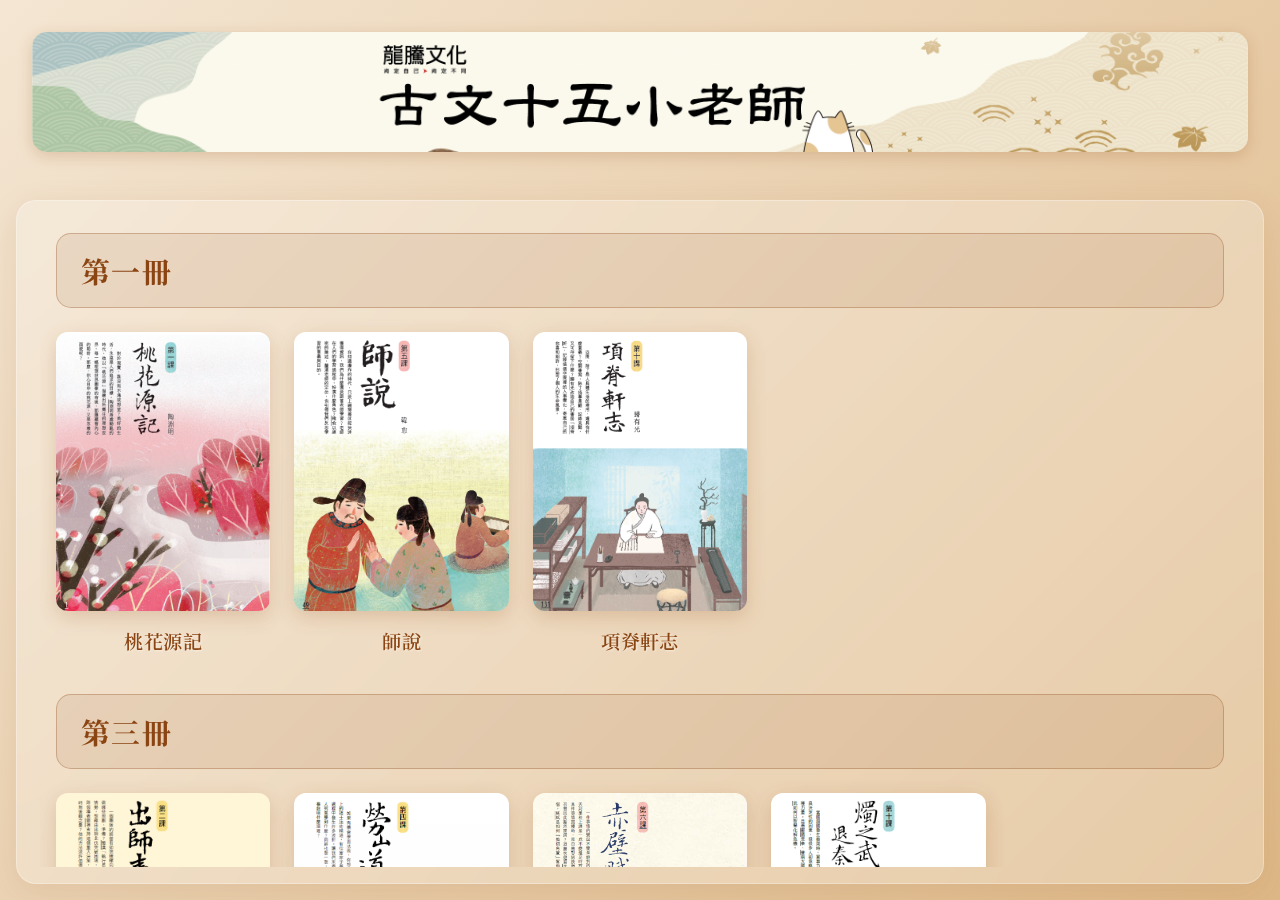
<file: index.html>
<!DOCTYPE html>
<html lang="zh-TW">
<head>
    <meta charset="UTF-8">
    <meta name="viewport" content="width=device-width, initial-scale=1.0, maximum-scale=1.0, user-scalable=no">
<link href="https://fonts.googleapis.com/css2?family=Noto+Serif+TC:wght@400;600;800&display=swap" rel="stylesheet">
    <title>普高古文十五小老師</title>
    <link rel="stylesheet" href="styles.css">
</head>
<body>
    <div class="app-container">
        <div class="platform-header">
    <div class="banner">
        <img src="images/banner-bg.png" alt="古文十五小老師" class="banner-img">
    </div>
</div>

        <div class="content-area">
            <div class="books-view">
                
                <!-- 已開放的冊次 -->
                <div class="volume-section unlocked">
                    <div class="volume-header">
   			 <h2 class="volume-title">第一冊</h2>
			 </div>
                    <div class="volume-books">
                        <div class="book-item" data-url="pages/book1/book1.html">
                            <div class="book-cover">
                                <img src="images/book1.png" alt="桃花源記" class="book-image">
                            </div>
                            <div class="book-title">桃花源記</div>
                        </div>
                        <div class="book-item" data-url="pages/book2/book2.html">
                            <div class="book-cover">
                                <img src="images/book2.png" alt="師說" class="book-image">
                            </div>
                            <div class="book-title">師說</div>
                        </div>
                        <div class="book-item" data-url="pages/book3/book3.html">
                            <div class="book-cover">
                                <img src="images/book3.png" alt="項脊軒志" class="book-image">
                            </div>
                            <div class="book-title">項脊軒志</div>
                        </div>
                    </div>
                </div>

                <div class="volume-section unlocked">
                    <div class="volume-header">
                        <h2 class="volume-title">第三冊</h2>
                    </div>
                    <div class="volume-books">
                        <div class="book-item" data-url="pages/book6/book6.html">
                            <div class="book-cover">
                                <img src="images/book6.png" alt="出師表" class="book-image">
                            </div>
                            <div class="book-title">出師表</div>
                        </div>
                        <div class="book-item" data-url="pages/book7/book7.html">
                            <div class="book-cover">
                                <img src="images/book7.png" alt="勞山道士" class="book-image">
                            </div>
                            <div class="book-title">勞山道士</div>
                        </div>
                        <div class="book-item" data-url="pages/book8/book8.html">
                            <div class="book-cover">
                                <img src="images/book8.png" alt="赤壁賦" class="book-image">
                            </div>
                            <div class="book-title">赤壁賦</div>
                        </div>
                        <div class="book-item" data-url="pages/book9/book9.html">
                            <div class="book-cover">
                                <img src="images/book9.png" alt="燭之武退秦師" class="book-image">
                            </div>
                            <div class="book-title">燭之武退秦師</div>
                        </div>
                    </div>
                </div>

                <div class="volume-section unlocked">
                    <div class="volume-header">
                        <h2 class="volume-title">第五冊</h2>
                    </div>
                    <div class="volume-books">
                        <div class="book-item" data-url="pages/book14/book14.html">
                            <div class="book-cover">
                                <img src="images/book14.png" alt="鴻門宴" class="book-image">
                            </div>
                            <div class="book-title">鴻門宴</div>
                        </div>
                        <div class="book-item" data-url="pages/book15/book15.html">
                            <div class="book-cover">
                                <img src="images/book15.png" alt="勸和論" class="book-image">
                            </div>
                            <div class="book-title">勸和論</div>
                        </div>
                    </div>
                </div>

                <!-- 分隔線 -->
                <div class="separator">
                    <div class="separator-line"></div>
                    <span class="separator-text">即將開放</span>
                    <div class="separator-line"></div>
                </div>

                <!-- 鎖定的冊次 -->
                <div class="volume-section locked">
                    <div class="volume-header">
                        <h2 class="volume-title">第二冊</h2>
                        <span class="volume-status">即將開放</span>
                    </div>
                    <div class="volume-books">
                        <div class="book-item locked">
                            <div class="book-cover">
                                <img src="images/book4.png" alt="晚遊六橋待月記" class="book-image">
                                <span class="lock-icon">🔒</span>
                            </div>
                            <div class="book-title">晚遊六橋待月記</div>
                        </div>
                        <div class="book-item locked">
                            <div class="book-cover">
                                <img src="images/book5.png" alt="畫菊自序" class="book-image">
                                <span class="lock-icon">🔒</span>
                            </div>
                            <div class="book-title">畫菊自序</div>
                        </div>
                    </div>
                </div>

                <div class="volume-section locked">
                    <div class="volume-header">
                        <h2 class="volume-title">第四冊</h2>
                        <span class="volume-status">即將開放</span>
                    </div>
                    <div class="volume-books">
                        <div class="book-item locked">
                            <div class="book-cover">
                                <img src="images/book10.png" alt="大同與小康" class="book-image">
                                <span class="lock-icon">🔒</span>
                            </div>
                            <div class="book-title">大同與小康</div>
                        </div>
                        <div class="book-item locked">
                            <div class="book-cover">
                                <img src="images/book11.png" alt="虬髯客傳" class="book-image">
                                <span class="lock-icon">🔒</span>
                            </div>
                            <div class="book-title">虬髯客傳</div>
                        </div>
                        <div class="book-item locked">
                            <div class="book-cover">
                                <img src="images/book12.png" alt="諫逐客書" class="book-image">
                                <span class="lock-icon">🔒</span>
                            </div>
                            <div class="book-title">諫逐客書</div>
                        </div>
                        <div class="book-item locked">
                            <div class="book-cover">
                                <img src="images/book13.png" alt="鹿港乘桴記" class="book-image">
                                <span class="lock-icon">🔒</span>
                            </div>
                            <div class="book-title">鹿港乘桴記</div>
                        </div>
                    </div>
                </div>

            </div>
        </div>
    </div>
    <script src="script.js"></script>
</body>
</html>
</file>
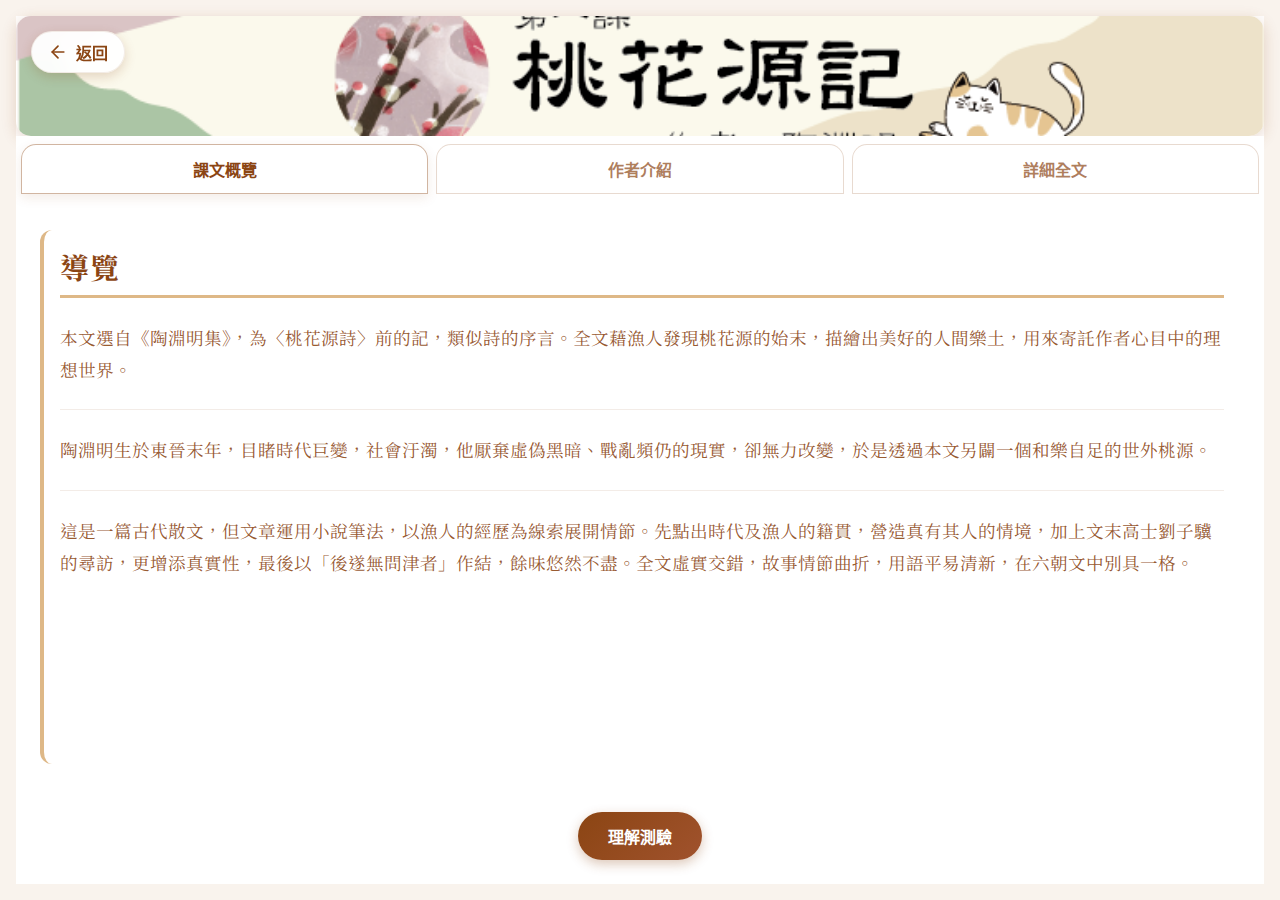
<file: pages/book1/book1.html>
<!DOCTYPE html>
<html lang="zh-TW">
<head>
    <meta charset="UTF-8">
    <meta name="viewport" content="width=device-width, initial-scale=1.0, maximum-scale=1.0, user-scalable=no">
<link href="https://fonts.googleapis.com/css2?family=Noto+Serif+TC:wght@400;600;800&display=swap" rel="stylesheet">
    <title>第一課　桃花源記</title>
    <link rel="stylesheet" href="book1-styles.css">
</head>
<body>
    <div class="app-container">
        <header class="banner-section">
        <button class="back-button" onclick="window.location.href='../../index.html'">
            <svg xmlns="http://www.w3.org/2000/svg" width="24" height="24" viewBox="0 0 24 24" fill="none" stroke="currentColor" stroke-width="2" stroke-linecap="round" stroke-linejoin="round">
                <path d="M19 12H5"/>
                <path d="M12 19l-7-7 7-7"/>
            </svg>
            <span>返回</span>
        </button>
        <img src="01-cover.png" alt="古文十五小老師 桃花源記" class="banner-img">
</header>
            
            <div class="content-area">
    <div class="navigation-tabs">
        <button class="nav-tab active" data-section="explain">課文概覽</button>
        <button class="nav-tab" data-section="author">作者介紹</button>
        <button class="nav-tab" data-section="content">詳細全文</button>
    </div>

		<div class="content-wrapper">
    <div class="section-content active" id="explain-content">
    <div class="explain-text" style="display: none;">
        <div class="explain-section">
            <div class="explain-title">導覽</div>
            <div class="explain-content">
                本文選自《陶淵明集》，為〈桃花源詩〉前的記，類似詩的序言。全文藉漁人發現桃花源的始末，描繪出美好的人間樂土，用來寄託作者心目中的理想世界。<br>
            </div>
            <div class="explain-content">
                陶淵明生於東晉末年，目睹時代巨變，社會汙濁，他厭棄虛偽黑暗、戰亂頻仍的現實，卻無力改變，於是透過本文另闢一個和樂自足的世外桃源。<br>
            </div>
            <div class="explain-content">
                這是一篇古代散文，但文章運用小說筆法，以漁人的經歷為線索展開情節。先點出時代及漁人的籍貫，營造真有其人的情境，加上文末高士劉子驥的尋訪，更增添真實性，最後以「後遂無問津者」作結，餘味悠然不盡。全文虛實交錯，故事情節曲折，用語平易清新，在六朝文中別具一格。
            </div>
        </div>

        <div class="practice-button-container">
            <button id="showPracticeBtn" class="practice-button">理解測驗</button>
        </div>
    </div>
    
    <div class="practice-section" style="display: none;">
        <div class="question-container" data-correct-option="C">
            <p class="question-text">(1) 請從〈桃花源記〉的題解中尋找線索，回答下列問題：「桃花源」是指何地？</p>
            <div class="options-container">
                <button class="option-button" data-option="A">(A)中國南方邊境小國</button>
                <button class="option-button" data-option="B">(B)中國湖南省桃源縣</button>
                <button class="option-button" data-option="C">(C)作者想像人間樂土</button>
            </div>
        </div>

        <div class="question-container" data-correct-option="A">
            <p class="question-text">(2) 此文原本放於何詩之前？</p>
            <div class="options-container">
                <button class="option-button" data-option="A">(A)桃花源詩</button>
                <button class="option-button" data-option="B">(B)桃源行</button>
                <button class="option-button" data-option="C">(C)桃花溪</button>
            </div>
        </div>

         <button id="checkAnswerBtn" class="check-answer-button" disabled>檢查答案</button>
    <div class="answer-section" style="display: none;">
        <div class="answer-result">
            <p class="result-text"></p>
            <p class="correct-answer"></p>
            <p class="answer-explanation"></p>
        </div>
    </div>
    <button class="close-practice-button" style="display: none;">關閉</button>
        </div>
    </div>
              <div class="section-content" id="author-content">
    <div class="author-text" style="display: none;">
        <h2 class="section-title">作者</h2>
        <div class="author-section" style="background-color: #FFF8DC; padding: 20px; border-radius: 8px; margin-bottom: 20px;">
            <div class="author-content">
                <strong>陶淵明</strong><br>
                字號：字元亮（一說名潛，字淵明）。自號五柳先生。私諡「靖節」，世稱靖節先生<br>
                籍貫：潯陽柴桑（今江西九江）<br>
                生：東晉哀帝興寧三年（三六五）<br>
                卒：南朝宋文帝元嘉四年（四二七）<br>
                年：六十三
            </div>
        </div>

        <div class="author-section" style="background-color: #FFFFFF; padding: 20px; border-radius: 8px;">
            <div class="author-content">
                <p>陶淵明是晉朝名將陶侃的曾孫，學問淵博，年輕時懷有濟世之志，因時局動亂，過著隱居生活，後由於家貧，曾幾度出仕，但只當過祭酒、參軍等幕僚性質的小官。四十一歲時，又為生活所逼，出任彭澤（今江西彭澤）令，在職僅八十餘日，終因與本性不合，不屑「為五斗米折腰」，毅然辭官歸隱，躬耕田園。一生高風亮節，率性任真。<br>
                <p>陶淵明詩、文自然質樸，平淡有致，與六朝華麗文風有別，故作品不為當世所重，唐、宋以後才受到推崇。其詩多寫田園生活，情感真摯而意境深遠，被譽為隱逸詩人之宗、田園詩人之祖。其文直率，頗能顯現心志。有陶淵明集傳世。</p>
            </div>
        </div>

        <div class="practice-button-container">
            <button id="showAuthorPracticeBtn" class="practice-button">理解測驗</button>
        </div>
    </div>
    
    <div class="practice-section" style="display: none;">
        <div class="question-container" data-correct-options="ABD">
            <p class="question-text">作者所處的環境為何？（可複選）</p>
            <div class="options-container">
                <button class="option-button multi-select" data-option="A">(A)戰亂頻仍</button>
                <button class="option-button multi-select" data-option="B">(B)社會汙濁</button>
                <button class="option-button multi-select" data-option="C">(C)安居樂業</button>
                <button class="option-button multi-select" data-option="D">(D)虛偽黑暗</button>
            </div>
        </div>

        <button id="checkAuthorAnswerBtn" class="check-answer-button">檢查答案</button>
        <div class="answer-section" style="display: none;">
            <div class="answer-result">
                <p class="result-text"></p>
                <p class="correct-answer"></p>
                <p class="answer-explanation"></p>
            </div>
        </div>
        <button class="close-practice-button" style="display: none;">關閉</button>
    </div>
</div>
                <div class="section-content" id="content-content">
    <div class="content-text" style="display: none;">
		<h2 class="section-title">全文分段</h2>
		
        <!-- 第一段課文區塊 -->
        <div class="content-section">
    <div class="content-number">1</div>
    <div class="content-controls">
        <button class="content-button analysis-button">段旨</button>
    </div>
    <div class="content-main">
        <div class="content-paragraph">
            晉太元中，武陵人，捕魚為業，緣溪行，忘路之遠近。忽逢桃花林，夾岸數百步，中無雜樹，芳草鮮美，落英繽紛。漁人甚異之，復前行，欲窮其林。林盡水源，便得一山，山有小口，彷彿若有光。便捨船，從口入。
        </div>

        <div class="analysis-content" style="display: none;">
            <div class="analysis-title">段旨</div>
            <div class="analysis-text">
                文章開頭短短幾字就交代了故事的時間、地點和人物。寫景饒富詩意，以「忘」、「忽」二字為伏脈，巧妙地將漁人偶入桃花源歸之於「無心」，藉以點出「忘機」之人才可進入桃花源。
            </div>
        </div>

        <div class="practice-button-container" style="text-align: left;">
            <button class="practice-button">理解測驗</button>
        </div>

        <div class="practice-section" style="display: none;">
            <div class="question-container" data-correct-option="D">
                <p class="question-text">(1) 主角航程距離？</p>
                <div class="options-container">
                    <button class="option-button" data-option="A">(A)一百里</button>
                    <button class="option-button" data-option="B">(B)一百尺</button>
                    <button class="option-button" data-option="C">(C)一百步</button>
					<button class="option-button" data-option="D">(D)不知路程距離</button>
                </div>
            </div>

            <div class="question-container" data-correct-option="A">
                <p class="question-text">(2) 桃花林範圍為何？</p>
                <div class="options-container">
                    <button class="option-button" data-option="A">(A)數百步</button>
                    <button class="option-button" data-option="B">(B)數百里</button>
                    <button class="option-button" data-option="C">(C)數百尺</button>
                </div>
            </div>

            <div class="question-container" data-correct-options="ABC">
                <p class="question-text">(3) 桃花林的狀態為何？（可複選）</p>
                <div class="options-container">
                    <button class="option-button multi-select" data-option="A">(A)中無雜樹</button>
                    <button class="option-button multi-select" data-option="B">(B)芳草鮮美</button>
                    <button class="option-button multi-select" data-option="C">(C)落英繽紛</button>
                    <button class="option-button multi-select" data-option="D">(D)樹木凋零</button>
                </div>
            </div>

            <button id="checkContentAnswersBtn" class="check-answer-button" disabled>檢查答案</button>
            <div class="answer-section" style="display: none;">
                <div class="answer-result">
                    <p class="result-text"></p>
                    <p class="correct-answer"></p>
                    <p class="answer-explanation"></p>
                </div>
            </div>
            <button class="close-practice-button" style="display: none;">關閉</button>
        </div>
    </div>
</div>
				
		<!-- 第二段課文區塊 -->
<div class="content-section">
    <div class="content-number">2</div>
    <div class="content-controls">
        <button class="content-button analysis-button">段旨</button>
    </div>
    <div class="content-main">
        <div class="content-paragraph">
            初極狹，纔通人，復行數十步，豁然開朗。土地平曠，屋舍儼然，有良田、美池、桑、竹之屬，阡陌交通，雞犬相聞。其中往來種作，男女衣著，悉如外人，黃髮垂髫，並怡然自樂。見漁人，乃大驚，問所從來，具答之。便要還家，設酒、殺雞、作食。村中聞有此人，咸來問訊。自云：「先世避秦時亂，率妻子邑人來此絕境，不復出焉，遂與外人間隔。」問今是何世？乃不知有漢，無論魏、晉！此人一一為具言所聞，皆嘆惋。餘人各復延至其家，皆出酒食。停數日，辭去。此中人語云：「不足為外人道也。」
        </div>

        <div class="analysis-content" style="display: none;">
            <div class="analysis-title">段旨</div>
            <div class="analysis-text">
                全文的重心。描寫漁人入桃花源所見奇境，但並非仙境，而僅是平凡田園，唯人情淳厚。文中以主客問答暗示了現實社會之暴政亂事及民不聊生，無以安居。
            </div>
        </div>

        <div class="practice-button-container" style="text-align: left;">
            <button class="practice-button">理解測驗</button>
        </div>

        <div class="practice-section" style="display: none;">
            <p class="question-intro" style="margin-bottom: 20px; font-weight: bold;">有關村人自述先祖進入桃花源之相關訊息，以及主角述說村外世界後，村人的反應，請問：</p>
            
            <div class="question-container" data-correct-option="A">
                <p class="question-text">(1) 先祖何時進入桃花源？</p>
                <div class="options-container">
                    <button class="option-button" data-option="A">(A)秦代</button>
                    <button class="option-button" data-option="B">(B)漢代</button>
                    <button class="option-button" data-option="C">(C)西晉</button>
                    <button class="option-button" data-option="D">(D)東晉</button>
                </div>
            </div>

            <div class="question-container" data-correct-option="A">
                <p class="question-text">(2) 先祖為何進入桃花源？</p>
                <div class="options-container">
                    <button class="option-button" data-option="A">(A)躲避戰亂</button>
                    <button class="option-button" data-option="B">(B)躲避重賦</button>
                    <button class="option-button" data-option="C">(C)遭遇饑荒</button>
                    <button class="option-button" data-option="D">(D)遭逢大水</button>
                </div>
            </div>

            <div class="question-container" data-correct-options="ABC">
                <p class="question-text">(3) 先祖帶哪些人入桃花源？（可複選）</p>
                <div class="options-container">
                    <button class="option-button multi-select" data-option="A">(A)妻子</button>
                    <button class="option-button multi-select" data-option="B">(B)小孩</button>
                    <button class="option-button multi-select" data-option="C">(C)村人</button>
                    <button class="option-button multi-select" data-option="D">(D)官員</button>
                </div>
            </div>

            <div class="question-container" data-correct-options="AB">
                <p class="question-text">(4) 哪些話說明他們不復出？（可複選）</p>
                <div class="options-container">
                    <button class="option-button multi-select" data-option="A">(A)與外人間隔</button>
                    <button class="option-button multi-select" data-option="B">(B)乃不知有漢，無論魏、晉</button>
                </div>
            </div>

            <button id="checkContentAnswersBtn" class="check-answer-button" disabled>檢查答案</button>
            <div class="answer-section" style="display: none;">
                <div class="answer-result">
                    <p class="result-text"></p>
                    <p class="correct-answer"></p>
                    <p class="answer-explanation"></p>
                </div>
            </div>
            <button class="close-practice-button" style="display: none;">關閉</button>
        </div>
    </div>
</div>
		
		<!-- 第三段課文區塊 -->
<div class="content-section">
    <div class="content-number">3</div>
    <div class="content-controls">
        <button class="content-button analysis-button">段旨</button>
    </div>
    <div class="content-main">
        <div class="content-paragraph">
            既出，得其船，便扶向路，處處誌之。及郡下，詣太守，說如此。太守即遣人隨其往，尋向所誌，遂迷不復得路。南陽劉子驥，高尚士也，聞之，欣然規往，未果，尋病終。後遂無問津者。
        </div>

        <div class="analysis-content" style="display: none;">
            <div class="analysis-title">段旨</div>
            <div class="analysis-text">
                敘述漁人再尋訪、以及太守及劉子驥探訪桃花源，卻都不可得。本段「有意問津」與首段「無心偶得」形成強烈對比，增加想像空間、發人深省。
            </div>
        </div>

        <div class="practice-button-container" style="text-align: left;">
            <button class="practice-button">理解測驗</button>
        </div>

        <div class="practice-section" style="display: none;">
            <p class="question-intro" style="margin-bottom: 20px; font-weight: bold;">有關故事主角離開桃花源後的發展，請問：</p>

            <div class="question-container" data-correct-option="D">
                <p class="question-text">(1) 故事主角準備離開桃花源時，村人有何叮嚀？</p>
                <div class="options-container">
                    <button class="option-button" data-option="A">(A)希望他能再回來作客</button>
                    <button class="option-button" data-option="B">(B)請他帶著老婆、小孩移居於此</button>
                    <button class="option-button" data-option="C">(C)希望他能多宣揚此地</button>
                    <button class="option-button" data-option="D">(D)請他不要向外人提到此地</button>
                </div>
            </div>

            <div class="question-container" data-correct-options="BC">
                <p class="question-text">(2) 故事主角出去後，有哪些舉動？（可複選）</p>
                <div class="options-container">
                    <button class="option-button multi-select" data-option="A">(A)欣賞歸途中的桃花林</button>
                    <button class="option-button multi-select" data-option="B">(B)回去途中到處做標誌</button>
                    <button class="option-button multi-select" data-option="C">(C)拜見郡太守報告此事</button>
                    <button class="option-button multi-select" data-option="D">(D)帶著幾名村人拜見郡太守</button>
                </div>
            </div>

           <div class="question-container">
    <p class="question-text">(3) 主角、太守與劉子驥先後如何尋訪桃花源？結果如何？</p>
    
    <!-- 第一個子問題 -->
    <div class="sub-question-container" data-correct-option="A">
        <p class="sub-question">【主角和太守】</p>
        <div class="options-container">
            <button class="option-button" data-option="A">(A)太守派人跟隨主角沿著標誌回去，卻找不到桃花源</button>
            <button class="option-button" data-option="B">(B)太守帶著大批人馬溯溪而上，卻見山口已封</button>
            <button class="option-button" data-option="C">(C)太守隨著桃花村人進入桃花源，便不再出來</button>
        </div>
        <div class="answer-section" style="display: none;"></div>
    </div>
    
    <!-- 第二個子問題 -->
    <div class="sub-question-container" data-correct-option="B">
        <p class="sub-question">【劉子驥】</p>
        <div class="options-container">
            <button class="option-button" data-option="A">(A)隨著故事主角進入桃花源，不再出來，且病逝其中</button>
            <button class="option-button" data-option="B">(B)聽說此事後，便計畫前往，卻未尋得桃花源，不久病逝</button>
            <button class="option-button" data-option="C">(C)請太守派兵支援前往，在尋找桃花源途中病逝</button>
        </div>
        <div class="answer-section" style="display: none;"></div>
    </div>
</div>

            <div class="question-container" data-correct-option="C">
                <p class="question-text">(4) 之後是否有人再尋訪桃花源？</p>
                <div class="options-container">
                    <button class="option-button" data-option="A">(A)仍有人繼續尋訪</button>
                    <button class="option-button" data-option="B">(B)太守下令不准尋訪</button>
                    <button class="option-button" data-option="C">(C)無人再尋訪</button>
                </div>
    <div class="answer-section" style="display: none;"></div>
</div>

            <button id="checkContentAnswersBtn" class="check-answer-button" disabled>檢查答案</button>
            <div class="answer-section" style="display: none;">
                <div class="answer-result">
                    <p class="result-text"></p>
                    <p class="correct-answer"></p>
                    <p class="answer-explanation"></p>
                </div>
            </div>
            <button class="close-practice-button" style="display: none;">關閉</button>
        </div>
		</div>
    </div>
</div>
<script src="book1-script.js"></script>
</body>
</html>
</file>
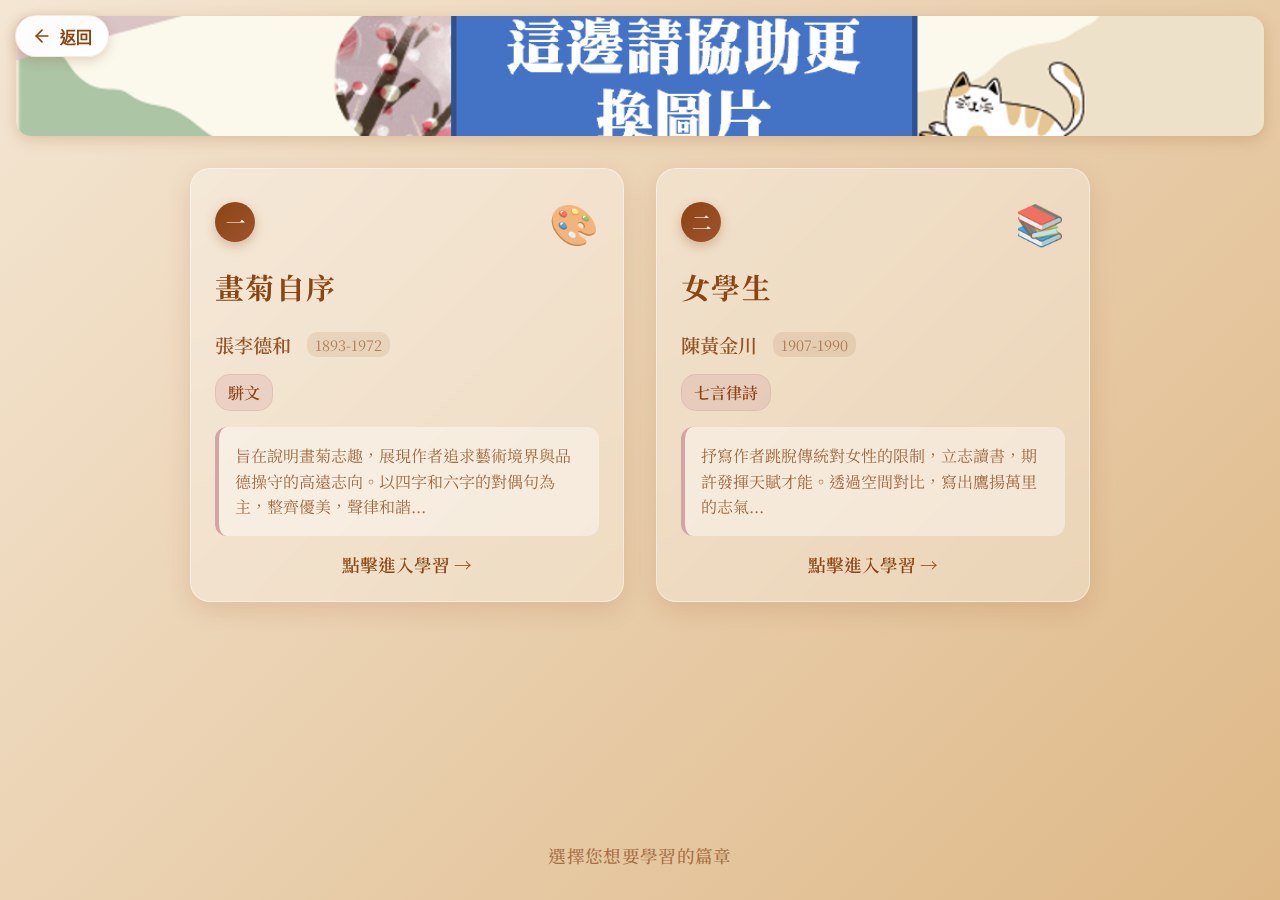
<file: pages/book8/book8.html>
<!DOCTYPE html>
<html lang="zh-TW">
<head>
    <meta charset="UTF-8">
    <meta name="viewport" content="width=device-width, initial-scale=1.0, maximum-scale=1.0, user-scalable=no">
    <link href="https://fonts.googleapis.com/css2?family=Noto+Serif+TC:wght@400;600;800&display=swap" rel="stylesheet">
    <title>第八課　臺灣女性古典詩文選</title>
    <link rel="stylesheet" href="book8-styles.css">
</head>
<body>
    <div class="app-container">
        <!-- 返回按鈕 -->
        <button class="back-button" onclick="window.location.href='../../index.html'">
            <svg xmlns="http://www.w3.org/2000/svg" width="24" height="24" viewBox="0 0 24 24" fill="none" stroke="currentColor" stroke-width="2" stroke-linecap="round" stroke-linejoin="round">
                <path d="M19 12H5"/>
                <path d="M12 19l-7-7 7-7"/>
            </svg>
            <span>返回</span>
        </button>

        <!-- 主標題區域 -->
        <div class="banner">
            <img src="08-cover.png" alt="第八課　臺灣女性古典詩文選" class="banner-img">
        </div>

        <!-- 選文區域 -->
        <div class="selection-area">
            <div class="selection-container">
                
                <!-- 第一篇：畫菊自序 -->
                <div class="article-card" data-article="huaju">
                    <div class="card-header">
                        <div class="article-number">一</div>
                        <div class="card-decoration">🎨</div>
                    </div>
                    <div class="card-content">
                        <h2 class="article-title">畫菊自序</h2>
                        <div class="author-info">
                            <span class="author-name">張李德和</span>
                            <span class="author-years">1893-1972</span>
                        </div>
                        <div class="article-type">駢文</div>
                        <div class="article-preview">
                            旨在說明畫菊志趣，展現作者追求藝術境界與品德操守的高遠志向。以四字和六字的對偶句為主，整齊優美，聲律和諧...
                        </div>

                    </div>
                    <div class="card-footer">
                        <span class="read-more">點擊進入學習 →</span>
                    </div>
                </div>

                <!-- 第二篇：女學生 -->
                <div class="article-card" data-article="nvxuesheng">
                    <div class="card-header">
                        <div class="article-number">二</div>
                        <div class="card-decoration">📚</div>
                    </div>
                    <div class="card-content">
                        <h2 class="article-title">女學生</h2>
                        <div class="author-info">
                            <span class="author-name">陳黃金川</span>
                            <span class="author-years">1907-1990</span>
                        </div>
                        <div class="article-type">七言律詩</div>
                        <div class="article-preview">
                            抒寫作者跳脫傳統對女性的限制，立志讀書，期許發揮天賦才能。透過空間對比，寫出鷹揚萬里的志氣...
                        </div>

                    </div>
                    <div class="card-footer">
                        <span class="read-more">點擊進入學習 →</span>
                    </div>
                </div>

            </div>
        </div>

        <!-- 底部提示 -->
        <div class="bottom-hint">
            <p>選擇您想要學習的篇章</p>
        </div>
    </div>

    <script src="book8-script.js"></script>
</body>
</html>
</file>
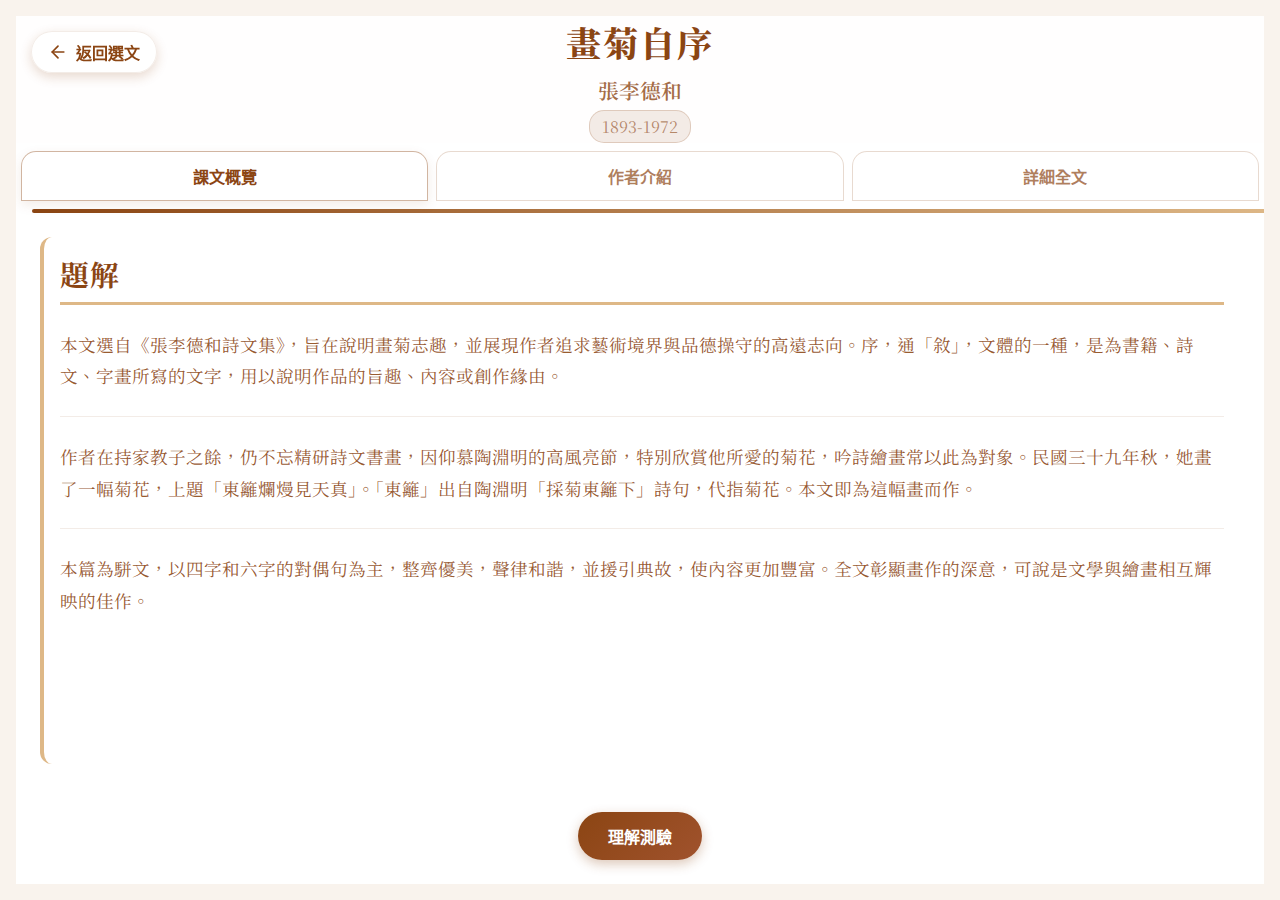
<file: pages/book8/huaju.html>
<!DOCTYPE html>
<html lang="zh-TW">
<head>
    <meta charset="UTF-8">
    <meta name="viewport" content="width=device-width, initial-scale=1.0, maximum-scale=1.0, user-scalable=no">
    <link href="https://fonts.googleapis.com/css2?family=Noto+Serif+TC:wght@400;600;800&display=swap" rel="stylesheet">
    <title>畫菊自序　張李德和</title>
    <link rel="stylesheet" href="article-styles.css">
</head>
<body>
    <div class="app-container">
        <header class="banner-section">
            <button class="back-button" onclick="window.location.href='book8.html'">
                <svg xmlns="http://www.w3.org/2000/svg" width="24" height="24" viewBox="0 0 24 24" fill="none" stroke="currentColor" stroke-width="2" stroke-linecap="round" stroke-linejoin="round">
                    <path d="M19 12H5"/>
                    <path d="M12 19l-7-7 7-7"/>
                </svg>
                <span>返回選文</span>
            </button>
            <div class="banner-content">
                <h1 class="article-title">畫菊自序</h1>
                <p class="article-author">張李德和</p>
                <p class="article-period">1893-1972</p>
            </div>
        </header>
            
        <div class="content-area">
            <div class="navigation-tabs">
                <button class="nav-tab active" data-section="explain">課文概覽</button>
                <button class="nav-tab" data-section="author">作者介紹</button>
                <button class="nav-tab" data-section="content">詳細全文</button>
            </div>

            <div class="content-wrapper">
                <!-- 課文概覽 -->
                <div class="section-content active" id="explain-content">
                    <div class="explain-text" style="display: none;">
                        <div class="explain-section">
                            <div class="explain-title">題解</div>
                            <div class="explain-content">
                                本文選自《張李德和詩文集》，旨在說明畫菊志趣，並展現作者追求藝術境界與品德操守的高遠志向。序，通「敘」，文體的一種，是為書籍、詩文、字畫所寫的文字，用以說明作品的旨趣、內容或創作緣由。
                            </div>
                            <div class="explain-content">
                                作者在持家教子之餘，仍不忘精研詩文書畫，因仰慕陶淵明的高風亮節，特別欣賞他所愛的菊花，吟詩繪畫常以此為對象。民國三十九年秋，她畫了一幅菊花，上題「東籬爛熳見天真」。「東籬」出自陶淵明「採菊東籬下」詩句，代指菊花。本文即為這幅畫而作。
                            </div>
                            <div class="explain-content">
                                本篇為駢文，以四字和六字的對偶句為主，整齊優美，聲律和諧，並援引典故，使內容更加豐富。全文彰顯畫作的深意，可說是文學與繪畫相互輝映的佳作。
                            </div>
                        </div>

                        <div class="practice-button-container">
                            <button id="showPracticeBtn" class="practice-button">理解測驗</button>
                        </div>
                    </div>
                    
                    <div class="practice-section" style="display: none;">
                        <div class="question-container" data-correct-option="C">
                            <p class="question-text">(1) 本文的文體是什麼？</p>
                            <div class="options-container">
                                <button class="option-button" data-option="A">(A)散文</button>
                                <button class="option-button" data-option="B">(B)律詩</button>
                                <button class="option-button" data-option="C">(C)駢文</button>
                            </div>
                        </div>

                        <div class="question-container" data-correct-option="B">
                            <p class="question-text">(2) 作者畫菊的靈感來源是？</p>
                            <div class="options-container">
                                <button class="option-button" data-option="A">(A)李白的詩句</button>
                                <button class="option-button" data-option="B">(B)陶淵明的高風亮節</button>
                                <button class="option-button" data-option="C">(C)杜甫的詩句</button>
                            </div>
                        </div>

                        <div class="question-container" data-correct-option="A">
                            <p class="question-text">(3) 「東籬爛熳見天真」中的「東籬」是指什麼？</p>
                            <div class="options-container">
                                <button class="option-button" data-option="A">(A)菊花</button>
                                <button class="option-button" data-option="B">(B)竹子</button>
                                <button class="option-button" data-option="C">(C)梅花</button>
                            </div>
                        </div>

                        <button id="checkAnswerBtn" class="check-answer-button" disabled>檢查答案</button>
                        <div class="answer-section" style="display: none;">
                            <div class="answer-result">
                                <p class="result-text"></p>
                                <p class="correct-answer"></p>
                                <p class="answer-explanation"></p>
                            </div>
                        </div>
                        <button class="close-practice-button" style="display: none;">關閉</button>
                    </div>
                </div>

                <!-- 作者介紹 -->
                <div class="section-content" id="author-content">
                    <div class="author-text" style="display: none;">
                        <h2 class="section-title">作者</h2>
                        <div class="author-section" style="background-color: #FFF8DC; padding: 20px; border-radius: 8px; margin-bottom: 20px;">
                            <div class="author-content">
                                <strong>張李德和</strong><br>
                                字號：本名李德和，結婚後冠夫姓，改為張李德和。字連玉，號羅山女史、題襟亭主人、琳瑯山閣主人<br>
                                籍貫：雲林<br>
                                生：清德宗光緒十九年（一八九三）<br>
                                卒：民國六十一年<br>
                                年：八十
                            </div>
                        </div>

                        <div class="author-section" style="background-color: #FFFFFF; padding: 20px; border-radius: 8px;">
                            <div class="author-content">
                                <p>張李德和自幼學習漢文，十五歲入臺灣總督府國語學校第二附屬學校（今臺北市立中山女子高級中學）就讀，畢業後擔任公學校教師。二十歲結婚，其後夫婿在嘉義開業行醫，她辭去教職，協助處理醫院事務。平日熱愛藝文活動，曾組詩會、書畫會等社團，並積極參與公共事務，尤其重視爭取女性權益，曾擔任嘉義救濟院董事長、臺灣省臨時省議會第一屆省議員等職。</p>
                                <p>張李德和多才多藝，擅長詩文書畫。其詩數量可觀，題材多樣，並謹守格律，用語工巧。其文以實用為主，字詞精鍊，句式整齊，風格典雅。其畫多繪花鳥，尤愛菊、蘭，畫風優雅。為臺灣相當具有代表性的女性詩人及畫家。有《張李德和詩文集》、《張李德和書畫集》傳世。</p>
                            </div>
                        </div>

                        <div class="practice-button-container">
                            <button id="showAuthorPracticeBtn" class="practice-button">理解測驗</button>
                        </div>
                    </div>
                    
                    <div class="practice-section" style="display: none;">
                        <div class="question-container" data-correct-options="ABC">
                            <p class="question-text">張李德和擅長哪些藝術領域？（可複選）</p>
                            <div class="options-container">
                                <button class="option-button multi-select" data-option="A">(A)詩</button>
                                <button class="option-button multi-select" data-option="B">(B)文</button>
                                <button class="option-button multi-select" data-option="C">(C)書畫</button>
                                <button class="option-button multi-select" data-option="D">(D)音樂</button>
                            </div>
                        </div>

                        <button id="checkAuthorAnswerBtn" class="check-answer-button">檢查答案</button>
                        <div class="answer-section" style="display: none;">
                            <div class="answer-result">
                                <p class="result-text"></p>
                                <p class="correct-answer"></p>
                                <p class="answer-explanation"></p>
                            </div>
                        </div>
                        <button class="close-practice-button" style="display: none;">關閉</button>
                    </div>
                </div>

                <!-- 詳細全文 -->
                <div class="section-content" id="content-content">
                    <div class="content-text" style="display: none;">
                        <h2 class="section-title">全文分段</h2>
                        
                        <!-- 第一段課文區塊 -->
                        <div class="content-section">
                            <div class="content-number">1</div>
                            <div class="content-controls">
                                <button class="content-button analysis-button">段旨</button>
                            </div>
                            <div class="content-main">
                                <div class="content-paragraph">
                                    人為萬物之靈，志有萬端之異。學琴學詩，均從所好；工書工畫，各有專長。是故咳唾珠玉，謫仙闢詩學之源；節奏鏗鏘，蔡女撰胡笳之拍。此皆不墮聰明，而有志竟成者也。
                                </div>

                                <div class="analysis-content" style="display: none;">
                                    <div class="analysis-title">段旨</div>
                                    <div class="analysis-text">
                                        說明人各有不同志趣，只要有志向、有才能，都能在各自專長領域中有所成就。以李白詩才、蔡文姬音樂才能為例，強調「有志竟成」的道理。
                                    </div>
                                </div>

                                <div class="practice-button-container" style="text-align: left;">
                                    <button class="practice-button">理解測驗</button>
                                </div>

                                <div class="practice-section" style="display: none;">
                                    <div class="question-container" data-correct-option="B">
                                        <p class="question-text">(1) 「謫仙」是指誰？</p>
                                        <div class="options-container">
                                            <button class="option-button" data-option="A">(A)杜甫</button>
                                            <button class="option-button" data-option="B">(B)李白</button>
                                            <button class="option-button" data-option="C">(C)陶淵明</button>
                                        </div>
                                    </div>

                                    <div class="question-container" data-correct-option="C">
                                        <p class="question-text">(2) 「蔡女」是指誰？</p>
                                        <div class="options-container">
                                            <button class="option-button" data-option="A">(A)蔡琰</button>
                                            <button class="option-button" data-option="B">(B)蔡邕</button>
                                            <button class="option-button" data-option="C">(C)蔡文姬</button>
                                        </div>
                                    </div>

                                    <button id="checkContentAnswersBtn" class="check-answer-button" disabled>檢查答案</button>
                                    <div class="answer-section" style="display: none;">
                                        <div class="answer-result">
                                            <p class="result-text"></p>
                                            <p class="correct-answer"></p>
                                            <p class="answer-explanation"></p>
                                        </div>
                                    </div>
                                    <button class="close-practice-button" style="display: none;">關閉</button>
                                </div>
                            </div>
                        </div>
                        
                        <!-- 第二段課文區塊 -->
                        <div class="content-section">
                            <div class="content-number">2</div>
                            <div class="content-controls">
                                <button class="content-button analysis-button">段旨</button>
                            </div>
                            <div class="content-main">
                                <div class="content-paragraph">
                                    若夫銀鉤鐵畫，固屬難窺；儷白妃青，亦非易事。余因停機教子之餘，調藥助夫之暇，竊慕管夫人之墨竹，紙上生風；敢藉陶彭澤之黃花，圖中寫影。庶幾秋姿不老，四座流芳；得比勁節長垂，千人共仰。竟率意而鴉塗，莫自知其鳩拙云爾。
                                </div>

                                <div class="analysis-content" style="display: none;">
                                    <div class="analysis-title">段旨</div>
                                    <div class="analysis-text">
                                        作者謙稱自己書畫技藝不精，但在家庭生活之餘，仰慕管道昇畫竹、陶淵明愛菊的高雅情操，希望藉由畫菊來表達自己對高潔品格的追求，展現君子節操的永恆價值。
                                    </div>
                                </div>

                                <div class="practice-button-container" style="text-align: left;">
                                    <button class="practice-button">理解測驗</button>
                                </div>

                                <div class="practice-section" style="display: none;">
                                    <div class="question-container" data-correct-option="A">
                                        <p class="question-text">(1) 「管夫人」是指誰？</p>
                                        <div class="options-container">
                                            <button class="option-button" data-option="A">(A)管道昇</button>
                                            <button class="option-button" data-option="B">(B)管仲夫人</button>
                                            <button class="option-button" data-option="C">(C)管寧夫人</button>
                                        </div>
                                    </div>

                                    <div class="question-container" data-correct-option="B">
                                        <p class="question-text">(2) 「陶彭澤」是指誰？</p>
                                        <div class="options-container">
                                            <button class="option-button" data-option="A">(A)陶侃</button>
                                            <button class="option-button" data-option="B">(B)陶淵明</button>
                                            <button class="option-button" data-option="C">(C)陶弘景</button>
                                        </div>
                                    </div>

                                    <div class="question-container" data-correct-options="AB">
                                        <p class="question-text">(3) 作者從事哪些家庭工作？（可複選）</p>
                                        <div class="options-container">
                                            <button class="option-button multi-select" data-option="A">(A)教子</button>
                                            <button class="option-button multi-select" data-option="B">(B)調藥助夫</button>
                                            <button class="option-button multi-select" data-option="C">(C)經商</button>
                                        </div>
                                    </div>

                                    <button id="checkContentAnswersBtn" class="check-answer-button" disabled>檢查答案</button>
                                    <div class="answer-section" style="display: none;">
                                        <div class="answer-result">
                                            <p class="result-text"></p>
                                            <p class="correct-answer"></p>
                                            <p class="answer-explanation"></p>
                                        </div>
                                    </div>
                                    <button class="close-practice-button" style="display: none;">關閉</button>
                                </div>
                            </div>
                        </div>

                        <!-- 結尾署名 -->
                        <div class="content-section">
                            <div class="content-number">3</div>
                            <div class="content-main">
                                <div class="content-paragraph signature">
                                    庚寅仲秋<br>
                                    題襟亭主人張李德和
                                </div>
                            </div>
                        </div>
                    </div>
                </div>
            </div>
        </div>
    </div>
    <script src="article-script.js"></script>
</body>
</html>
</file>
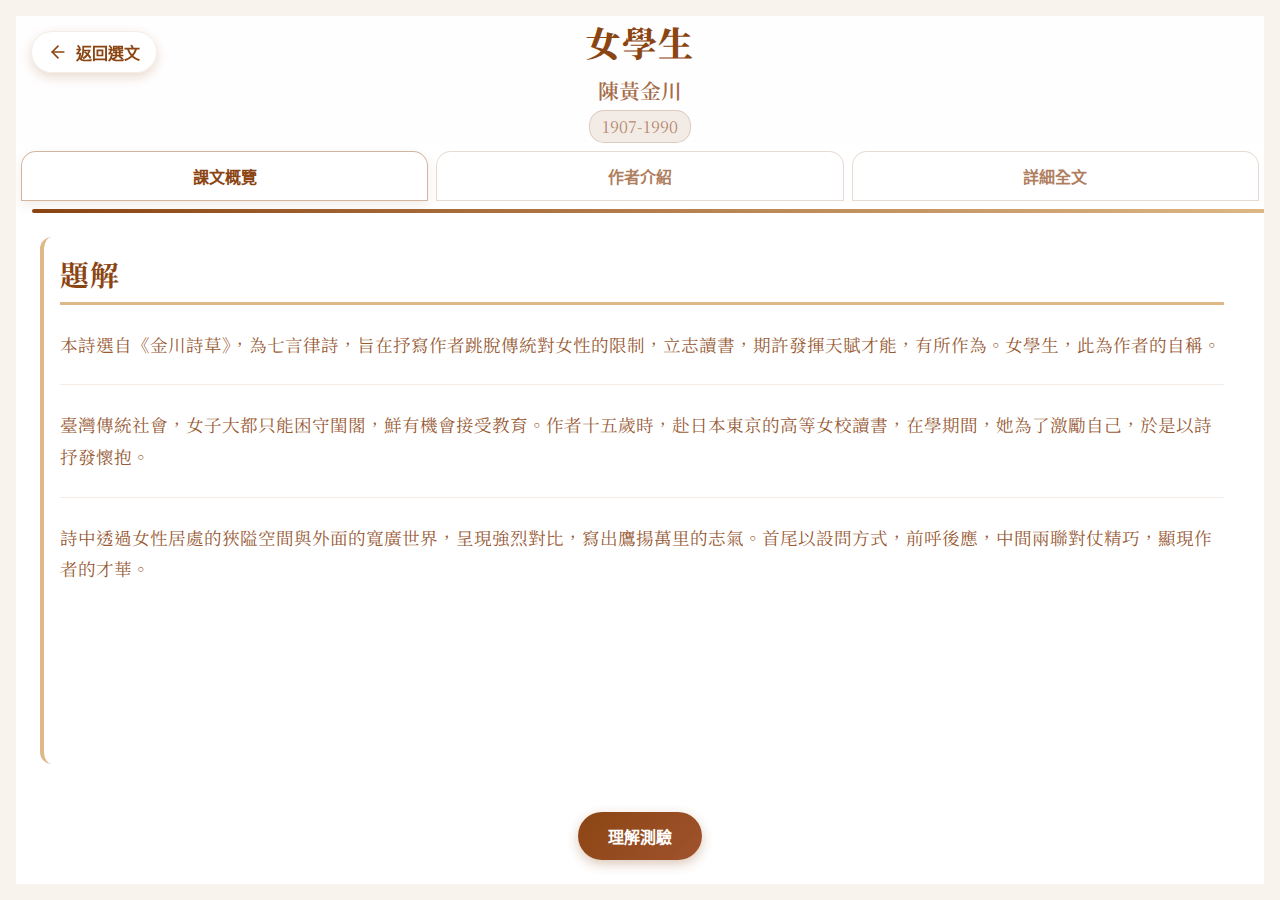
<file: pages/book8/nvxuesheng.html>
<!DOCTYPE html>
<html lang="zh-TW">
<head>
    <meta charset="UTF-8">
    <meta name="viewport" content="width=device-width, initial-scale=1.0, maximum-scale=1.0, user-scalable=no">
    <link href="https://fonts.googleapis.com/css2?family=Noto+Serif+TC:wght@400;600;800&display=swap" rel="stylesheet">
    <title>女學生　陳黃金川</title>
    <link rel="stylesheet" href="article-styles.css">
</head>
<body>
    <div class="app-container">
        <header class="banner-section">
            <button class="back-button" onclick="window.location.href='book8.html'">
                <svg xmlns="http://www.w3.org/2000/svg" width="24" height="24" viewBox="0 0 24 24" fill="none" stroke="currentColor" stroke-width="2" stroke-linecap="round" stroke-linejoin="round">
                    <path d="M19 12H5"/>
                    <path d="M12 19l-7-7 7-7"/>
                </svg>
                <span>返回選文</span>
            </button>
            <div class="banner-content">
                <h1 class="article-title">女學生</h1>
                <p class="article-author">陳黃金川</p>
                <p class="article-period">1907-1990</p>
            </div>
        </header>
            
        <div class="content-area">
            <div class="navigation-tabs">
                <button class="nav-tab active" data-section="explain">課文概覽</button>
                <button class="nav-tab" data-section="author">作者介紹</button>
                <button class="nav-tab" data-section="content">詳細全文</button>
            </div>

            <div class="content-wrapper">
                <!-- 課文概覽 -->
                <div class="section-content active" id="explain-content">
                    <div class="explain-text" style="display: none;">
                        <div class="explain-section">
                            <div class="explain-title">題解</div>
                            <div class="explain-content">
                                本詩選自《金川詩草》，為七言律詩，旨在抒寫作者跳脫傳統對女性的限制，立志讀書，期許發揮天賦才能，有所作為。女學生，此為作者的自稱。
                            </div>
                            <div class="explain-content">
                                臺灣傳統社會，女子大都只能困守閨閣，鮮有機會接受教育。作者十五歲時，赴日本東京的高等女校讀書，在學期間，她為了激勵自己，於是以詩抒發懷抱。
                            </div>
                            <div class="explain-content">
                                詩中透過女性居處的狹隘空間與外面的寬廣世界，呈現強烈對比，寫出鷹揚萬里的志氣。首尾以設問方式，前呼後應，中間兩聯對仗精巧，顯現作者的才華。
                            </div>
                        </div>

                        <div class="practice-button-container">
                            <button id="showPracticeBtn" class="practice-button">理解測驗</button>
                        </div>
                    </div>
                    
                    <div class="practice-section" style="display: none;">
                        <div class="question-container" data-correct-option="B">
                            <p class="question-text">(1) 本詩的詩體是什麼？</p>
                            <div class="options-container">
                                <button class="option-button" data-option="A">(A)五言律詩</button>
                                <button class="option-button" data-option="B">(B)七言律詩</button>
                                <button class="option-button" data-option="C">(C)七言絕句</button>
                            </div>
                        </div>

                        <div class="question-container" data-correct-option="A">
                            <p class="question-text">(2) 詩中主要的對比是什麼？</p>
                            <div class="options-container">
                                <button class="option-button" data-option="A">(A)狹隘空間與寬廣世界</button>
                                <button class="option-button" data-option="B">(B)古代與現代</button>
                                <button class="option-button" data-option="C">(C)中國與日本</button>
                            </div>
                        </div>

                        <div class="question-container" data-correct-option="C">
                            <p class="question-text">(3) 作者求學的地點是？</p>
                            <div class="options-container">
                                <button class="option-button" data-option="A">(A)臺灣</button>
                                <button class="option-button" data-option="B">(B)中國大陸</button>
                                <button class="option-button" data-option="C">(C)日本東京</button>
                            </div>
                        </div>

                        <button id="checkAnswerBtn" class="check-answer-button" disabled>檢查答案</button>
                        <div class="answer-section" style="display: none;">
                            <div class="answer-result">
                                <p class="result-text"></p>
                                <p class="correct-answer"></p>
                                <p class="answer-explanation"></p>
                            </div>
                        </div>
                        <button class="close-practice-button" style="display: none;">關閉</button>
                    </div>
                </div>

                <!-- 作者介紹 -->
                <div class="section-content" id="author-content">
                    <div class="author-text" style="display: none;">
                        <h2 class="section-title">作者</h2>
                        <div class="author-section" style="background-color: #FFF8DC; padding: 20px; border-radius: 8px; margin-bottom: 20px;">
                            <div class="author-content">
                                <strong>陳黃金川</strong><br>
                                本名：黃金川，結婚後冠夫姓，改為陳黃金川<br>
                                籍貫：臺南<br>
                                生：日治時期明治四十年（一九○七）<br>
                                卒：民國七十九年<br>
                                年：八十四
                            </div>
                        </div>

                        <div class="author-section" style="background-color: #FFFFFF; padding: 20px; border-radius: 8px;">
                            <div class="author-content">
                                <p>陳黃金川出身富裕家庭，周歲喪父，由母親獨自撫育成人，受母親有意栽培，自幼涵泳傳統詩詞漢文。十五歲時，隨母、兄赴日本東京，就讀精華高等女學校。畢業返臺之後，更致力學習漢詩，經常參與詩社活動，在日治時期古典詩壇上占有一席之地。</p>
                                <p>陳黃金川擅長近體詩，以七言絕句居多。詩作內容豐富，涵蓋個人、親友，乃至國家民族，風格清新淡雅，時時流露溫婉的性情。今有《金川詩草》傳世。</p>
                            </div>
                        </div>

                        <div class="practice-button-container">
                            <button id="showAuthorPracticeBtn" class="practice-button">理解測驗</button>
                        </div>
                    </div>
                    
                    <div class="practice-section" style="display: none;">
                        <div class="question-container" data-correct-option="A">
                            <p class="question-text">陳黃金川最擅長的詩體是？</p>
                            <div class="options-container">
                                <button class="option-button" data-option="A">(A)七言絕句</button>
                                <button class="option-button" data-option="B">(B)五言律詩</button>
                                <button class="option-button" data-option="C">(C)古體詩</button>
                                <button class="option-button" data-option="D">(D)詞</button>
                            </div>
                        </div>

                        <button id="checkAuthorAnswerBtn" class="check-answer-button">檢查答案</button>
                        <div class="answer-section" style="display: none;">
                            <div class="answer-result">
                                <p class="result-text"></p>
                                <p class="correct-answer"></p>
                                <p class="answer-explanation"></p>
                            </div>
                        </div>
                        <button class="close-practice-button" style="display: none;">關閉</button>
                    </div>
                </div>

                <!-- 詳細全文 -->
                <div class="section-content" id="content-content">
                    <div class="content-text" style="display: none;">
                        <h2 class="section-title">詩句賞析</h2>
                        
                        <!-- 首聯 -->
                        <div class="content-section">
                            <div class="content-number">首聯</div>
                            <div class="content-controls">
                                <button class="content-button analysis-button">賞析</button>
                            </div>
                            <div class="content-main">
                                <div class="content-paragraph poem-verse">
                                    詎甘繡閣久埋頭？<br>
                                    負笈京師萬里遊。
                                </div>

                                <div class="analysis-content" style="display: none;">
                                    <div class="analysis-title">賞析</div>
                                    <div class="analysis-text">
                                        以設問句起筆，表達不甘於只在閨閣中度日的心志。「詎甘」反問語氣強烈，「負笈京師萬里遊」寫出求學的壯志和行動，與「繡閣久埋頭」形成對比。
                                    </div>
                                </div>

                                <div class="practice-button-container" style="text-align: left;">
                                    <button class="practice-button">理解測驗</button>
                                </div>

                                <div class="practice-section" style="display: none;">
                                    <div class="question-container" data-correct-option="C">
                                        <p class="question-text">(1) 「詎甘」的語氣是？</p>
                                        <div class="options-container">
                                            <button class="option-button" data-option="A">(A)肯定</button>
                                            <button class="option-button" data-option="B">(B)疑問</button>
                                            <button class="option-button" data-option="C">(C)反問</button>
                                        </div>
                                    </div>

                                    <div class="question-container" data-correct-option="B">
                                        <p class="question-text">(2) 「負笈」是指什麼？</p>
                                        <div class="options-container">
                                            <button class="option-button" data-option="A">(A)背負重物</button>
                                            <button class="option-button" data-option="B">(B)背著書箱求學</button>
                                            <button class="option-button" data-option="C">(C)肩負責任</button>
                                        </div>
                                    </div>

                                    <button id="checkContentAnswersBtn" class="check-answer-button" disabled>檢查答案</button>
                                    <div class="answer-section" style="display: none;">
                                        <div class="answer-result">
                                            <p class="result-text"></p>
                                            <p class="correct-answer"></p>
                                            <p class="answer-explanation"></p>
                                        </div>
                                    </div>
                                    <button class="close-practice-button" style="display: none;">關閉</button>
                                </div>
                            </div>
                        </div>
                        
                        <!-- 頷聯 -->
                        <div class="content-section">
                            <div class="content-number">頷聯</div>
                            <div class="content-controls">
                                <button class="content-button analysis-button">賞析</button>
                            </div>
                            <div class="content-main">
                                <div class="content-paragraph poem-verse">
                                    雌伏胸愁無點墨，<br>
                                    雄飛跡可遍寰球。
                                </div>

                                <div class="analysis-content" style="display: none;">
                                    <div class="analysis-title">賞析</div>
                                    <div class="analysis-text">
                                        對仗工整，「雌伏」對「雄飛」，「胸愁」對「跡可」，「無點墨」對「遍寰球」。以雌雄對比喻示女性受限與男性自由的差別，表達對平等機會的渴望。
                                    </div>
                                </div>

                                <div class="practice-button-container" style="text-align: left;">
                                    <button class="practice-button">理解測驗</button>
                                </div>

                                <div class="practice-section" style="display: none;">
                                    <div class="question-container" data-correct-option="A">
                                        <p class="question-text">(1) 「雌伏」與「雄飛」形成什麼關係？</p>
                                        <div class="options-container">
                                            <button class="option-button" data-option="A">(A)對比</button>
                                            <button class="option-button" data-option="B">(B)並列</button>
                                            <button class="option-button" data-option="C">(C)因果</button>
                                        </div>
                                    </div>

                                    <button id="checkContentAnswersBtn" class="check-answer-button" disabled>檢查答案</button>
                                    <div class="answer-section" style="display: none;">
                                        <div class="answer-result">
                                            <p class="result-text"></p>
                                            <p class="correct-answer"></p>
                                            <p class="answer-explanation"></p>
                                        </div>
                                    </div>
                                    <button class="close-practice-button" style="display: none;">關閉</button>
                                </div>
                            </div>
                        </div>

                        <!-- 頸聯 -->
                        <div class="content-section">
                            <div class="content-number">頸聯</div>
                            <div class="content-controls">
                                <button class="content-button analysis-button">賞析</button>
                            </div>
                            <div class="content-main">
                                <div class="content-paragraph poem-verse">
                                    書深莫被文明誤，<br>
                                    學苦須從哲理求。
                                </div>

                                <div class="analysis-content" style="display: none;">
                                    <div class="analysis-title">賞析</div>
                                    <div class="analysis-text">
                                        勉勵自己在學習中要有正確的態度和方法。「莫被文明誤」警惕不要被表面的文明所迷惑，「須從哲理求」強調要深入思考，追求真理。
                                    </div>
                                </div>

                                <div class="practice-button-container" style="text-align: left;">
                                    <button class="practice-button">理解測驗</button>
                                </div>

                                <div class="practice-section" style="display: none;">
                                    <div class="question-container" data-correct-option="B">
                                        <p class="question-text">(1) 作者認為學習應該從何處著手？</p>
                                        <div class="options-container">
                                            <button class="option-button" data-option="A">(A)文明</button>
                                            <button class="option-button" data-option="B">(B)哲理</button>
                                            <button class="option-button" data-option="C">(C)書本</button>
                                        </div>
                                    </div>

                                    <button id="checkContentAnswersBtn" class="check-answer-button" disabled>檢查答案</button>
                                    <div class="answer-section" style="display: none;">
                                        <div class="answer-result">
                                            <p class="result-text"></p>
                                            <p class="correct-answer"></p>
                                            <p class="answer-explanation"></p>
                                        </div>
                                    </div>
                                    <button class="close-practice-button" style="display: none;">關閉</button>
                                </div>
                            </div>
                        </div>

                        <!-- 尾聯 -->
                        <div class="content-section">
                            <div class="content-number">尾聯</div>
                            <div class="content-controls">
                                <button class="content-button analysis-button">賞析</button>
                            </div>
                            <div class="content-main">
                                <div class="content-paragraph poem-verse">
                                    安得女權平等日，<br>
                                    漫將天賦付東流？
                                </div>

                                <div class="analysis-content" style="display: none;">
                                    <div class="analysis-title">賞析</div>
                                    <div class="analysis-text">
                                        以設問句收束，與首聯呼應。「安得女權平等日」表達對性別平等的期盼，「漫將天賦付東流？」反問語氣，強調不能浪費天賦才能，要積極爭取平等機會。
                                    </div>
                                </div>

                                <div class="practice-button-container" style="text-align: left;">
                                    <button class="practice-button">理解測驗</button>
                                </div>

                                <div class="practice-section" style="display: none;">
                                    <div class="question-container" data-correct-option="A">
                                        <p class="question-text">(1) 「安得」表達什麼語氣？</p>
                                        <div class="options-container">
                                            <button class="option-button" data-option="A">(A)期盼</button>
                                            <button class="option-button" data-option="B">(B)懷疑</button>
                                            <button class="option-button" data-option="C">(C)肯定</button>
                                        </div>
                                    </div>

                                    <div class="question-container" data-correct-option="C">
                                        <p class="question-text">(2) 全詩的主旨是什麼？</p>
                                        <div class="options-container">
                                            <button class="option-button" data-option="A">(A)讚美學校教育</button>
                                            <button class="option-button" data-option="B">(B)描寫留學生活</button>
                                            <button class="option-button" data-option="C">(C)爭取女權平等</button>
                                        </div>
                                    </div>

                                    <button id="checkContentAnswersBtn" class="check-answer-button" disabled>檢查答案</button>
                                    <div class="answer-section" style="display: none;">
                                        <div class="answer-result">
                                            <p class="result-text"></p>
                                            <p class="correct-answer"></p>
                                            <p class="answer-explanation"></p>
                                        </div>
                                    </div>
                                    <button class="close-practice-button" style="display: none;">關閉</button>
                                </div>
                            </div>
                        </div>
                    </div>
                </div>
            </div>
        </div>
    </div>
    <script src="article-script.js"></script>
</body>
</html>
</file>
<file: styles.css>
/* 基本重置與全域設定 */
* {
    margin: 0;
    padding: 0;
    box-sizing: border-box;
    -webkit-tap-highlight-color: transparent;
}

html {
    background: linear-gradient(135deg, #f4e6d3 0%, #deb887 100%);
    min-height: 100%;
}

:root {
    --safe-area-top: env(safe-area-inset-top, 0px);
    --safe-area-bottom: env(safe-area-inset-bottom, 0px);
    --warm-gradient: linear-gradient(135deg, #f4e6d3 0%, #deb887 100%);
    --book-shadow: 0 8px 20px rgba(139, 69, 19, 0.3);
    --accent-brown: #8b4513;
    --light-brown: #deb887;
}

body {
    font-family: 'Noto Serif TC', serif;
    background: var(--warm-gradient);
    height: 100vh;
    height: calc(100vh - var(--safe-area-top) - var(--safe-area-bottom));
    color: var(--accent-brown);
    overflow: hidden;
    position: fixed;
    width: 100%;
    padding-top: var(--safe-area-top);
}

.app-container {
    height: 100%;
    display: flex;
    flex-direction: column;
    padding: 1rem;
}

.platform-header {
    text-align: center;
    padding: 1rem;
    flex-shrink: 0;
    margin-bottom: 1rem;
}

.banner {
    width: 100%;
    margin-bottom: 1rem;
}

.banner-img {
    width: 100%;
    height: auto;
    max-height: 120px;
    object-fit: cover;
    display: block;
    border-radius: 15px;
    box-shadow: 0 4px 15px rgba(139, 69, 19, 0.2);
    transition: transform 0.3s ease;
}

.banner-img:hover {
    transform: scale(1.02);
}

.content-area {
    position: relative;
    flex-grow: 1;
    overflow: hidden;
    background: rgba(255, 255, 255, 0.25);
    backdrop-filter: blur(10px);
    border-radius: 20px;
    padding: 1rem;
    border: 1px solid rgba(255, 255, 255, 0.3);
    box-shadow: 0 8px 32px rgba(139, 69, 19, 0.1);
}

.books-view {
    height: 100%;
    overflow-y: auto;
    padding: 1rem;
    scrollbar-width: none;
    -ms-overflow-style: none;
    max-width: 1200px;
    margin: 0 auto;
}

.books-view::-webkit-scrollbar {
    display: none;
}

/* 冊次區段樣式 */
.volume-section {
    margin-bottom: 2.5rem;
    transition: all 0.3s ease;
}

.volume-section.locked {
    opacity: 0.7;
}

.volume-header {
    display: flex;
    align-items: center;
    justify-content: space-between;
    margin-bottom: 1.5rem;
    padding: 1rem 1.5rem;
    background: rgba(255, 255, 255, 0.4);
    border-radius: 15px;
    border: 1px solid rgba(139, 69, 19, 0.2);
}

.volume-section.unlocked .volume-header {
    background: rgba(139, 69, 19, 0.1);
    border-color: rgba(139, 69, 19, 0.3);
}

.volume-section.locked .volume-header {
    background: rgba(139, 69, 19, 0.05);
    border-color: rgba(139, 69, 19, 0.15);
}

.volume-title {
    font-size: 1.8em;
    font-weight: 700;
    color: var(--accent-brown);
    letter-spacing: 0.05em;
}

.volume-status {
    padding: 0.5rem 1rem;
    border-radius: 20px;
    font-size: 0.9em;
    font-weight: 600;
    letter-spacing: 0.02em;
}

.volume-section.unlocked .volume-status {
    background: rgba(34, 139, 34, 0.2);
    color: #228b22;
    border: 1px solid rgba(34, 139, 34, 0.3);
}

.volume-section.locked .volume-status {
    background: rgba(139, 69, 19, 0.2);
    color: rgba(139, 69, 19, 0.8);
    border: 1px solid rgba(139, 69, 19, 0.3);
}

/* 書籍網格 */
.volume-books {
    display: grid;
    grid-template-columns: repeat(auto-fill, minmax(180px, 1fr));
    gap: 1.5rem;
}

/* 書籍項目樣式 */
.book-item {
    position: relative;
    cursor: pointer;
    display: flex;
    flex-direction: column;
    align-items: center;
    transition: all 0.4s cubic-bezier(0.25, 0.46, 0.45, 0.94);
}

.book-item.locked {
    cursor: not-allowed;
    opacity: 0.8;
}

.book-cover {
    width: 100%;
    padding-bottom: 130%;
    position: relative;
    border-radius: 12px;
    overflow: hidden;
    box-shadow: 0 6px 20px rgba(139, 69, 19, 0.2);
    transition: all 0.4s cubic-bezier(0.25, 0.46, 0.45, 0.94);
    background: rgba(255, 255, 255, 0.1);
}

.book-image {
    position: absolute;
    top: 0;
    left: 0;
    width: 100%;
    height: 100%;
    object-fit: cover;
    transition: transform 0.4s cubic-bezier(0.25, 0.46, 0.45, 0.94);
}

.book-title {
    font-size: 1.2em;
    font-weight: 600;
    text-align: center;
    margin-top: 1rem;
    color: var(--accent-brown);
    text-shadow: 1px 1px 2px rgba(255, 255, 255, 0.5);
    transition: all 0.3s ease;
    letter-spacing: 0.02em;
}

/* 鎖定樣式 */
.book-item.locked .book-cover {
    filter: grayscale(60%) brightness(0.85);
}

.book-item.locked:hover .book-cover {
    filter: grayscale(40%) brightness(0.95);
    transform: translateY(-2px);
}

.lock-icon {
    position: absolute;
    top: 50%;
    left: 50%;
    transform: translate(-50%, -50%);
    font-size: 2.2em;
    color: rgba(139, 69, 19, 0.9);
    background: rgba(255, 255, 255, 0.9);
    padding: 18px;
    border-radius: 50%;
    animation: pulse 2.5s infinite;
    z-index: 10;
    box-shadow: 0 4px 15px rgba(139, 69, 19, 0.3);
    border: 2px solid rgba(139, 69, 19, 0.2);
}

.book-item.locked::before {
    content: '尚未開放';
    position: absolute;
    bottom: -5px;
    left: 50%;
    transform: translateX(-50%) translateY(100%);
    background: rgba(139, 69, 19, 0.9);
    color: white;
    padding: 8px 16px;
    border-radius: 20px;
    font-size: 0.85em;
    white-space: nowrap;
    opacity: 0;
    transition: all 0.3s cubic-bezier(0.25, 0.46, 0.45, 0.94);
    z-index: 20;
    box-shadow: 0 4px 12px rgba(139, 69, 19, 0.4);
    font-weight: 500;
}

.book-item.locked:hover::before {
    opacity: 1;
    transform: translateX(-50%) translateY(0);
}

/* 解鎖書籍懸停效果 */
.book-item:not(.locked):hover {
    transform: translateY(-8px);
}

.book-item:not(.locked):hover .book-cover {
    box-shadow: var(--book-shadow);
    transform: scale(1.02);
}

.book-item:not(.locked):hover .book-image {
    transform: scale(1.05);
}

.book-item:not(.locked):hover .book-title {
    color: #a0522d;
    transform: translateY(-2px);
}

/* 分隔線樣式 */
.separator {
    display: flex;
    align-items: center;
    margin: 3rem 0;
    opacity: 0.7;
}

.separator-line {
    flex: 1;
    height: 2px;
    background: linear-gradient(90deg, transparent, rgba(139, 69, 19, 0.3), transparent);
}

.separator-text {
    margin: 0 2rem;
    padding: 0.5rem 1.5rem;
    background: rgba(139, 69, 19, 0.1);
    color: rgba(139, 69, 19, 0.8);
    border-radius: 20px;
    font-size: 1em;
    font-weight: 600;
    letter-spacing: 0.05em;
    border: 1px solid rgba(139, 69, 19, 0.2);
}

/* 呼吸動畫 */
@keyframes pulse {
    0%, 100% { 
        transform: translate(-50%, -50%) scale(1); 
        opacity: 0.9; 
    }
    50% { 
        transform: translate(-50%, -50%) scale(1.1); 
        opacity: 0.7; 
    }
}

/* 響應式設計 */
@media (max-width: 768px) {
    .banner-img {
        border-radius: 10px;
		max-height: 100px;
    }
    
    .volume-books {
        grid-template-columns: repeat(3, 1fr);
        gap: 1rem;
    }

    .volume-header {
        padding: 0.8rem 1rem;
        flex-direction: column;
        gap: 0.5rem;
        text-align: center;
    }

    .volume-title {
        font-size: 1.5em;
    }

    .book-cover {
        padding-bottom: 140%;
    }

    .book-title {
        font-size: 1em;
        margin-top: 0.7rem;
    }

    .lock-icon {
        font-size: 1.8em;
        padding: 12px;
    }
}

@media (max-width: 480px) {
    .app-container {
        padding: 0.5rem;
    }
    
    @media (max-width: 480px) {
    .banner-img {
        border-radius: 8px;
		max-height: 80px;
    }
    
    .volume-books {
        grid-template-columns: repeat(2, 1fr);
        gap: 0.8rem;
    }

    .volume-header {
        padding: 0.6rem 0.8rem;
    }

    .volume-title {
        font-size: 1.3em;
    }

    .book-title {
        font-size: 0.9em;
        margin-top: 0.5rem;
    }

    .lock-icon {
        font-size: 1.5em;
        padding: 10px;
    }

    .separator-text {
        margin: 0 1rem;
        padding: 0.4rem 1rem;
        font-size: 0.9em;
    }
}

/* 無障礙設計 */
@media (prefers-reduced-motion: reduce) {
    .book-item,
    .book-cover,
    .book-image,
    .lock-icon {
        transition: none;
        animation: none;
    }
}

/* 大螢幕優化 */
@media (min-width: 1024px) {
    .volume-books {
        grid-template-columns: repeat(auto-fill, minmax(200px, 1fr));
        gap: 2rem;
        justify-content: center;
    }
    
    .app-container {
        max-width: 1400px;
        margin: 0 auto;
    }
}

@media (min-width: 1440px) {
    .volume-books {
        grid-template-columns: repeat(auto-fill, minmax(220px, 1fr));
        gap: 2.5rem;
    }
    
    .platform-header {
        padding: 2rem 1rem;
    }
}
</file>
<file: pages/book1/book1-styles.css>
* {
    margin: 0;
    padding: 0;
    box-sizing: border-box;
    -webkit-tap-highlight-color: transparent;
}

html {
    background: linear-gradient(135deg, #f4e6d3 0%, #deb887 100%);
    min-height: 100%;
}

:root {
    --safe-area-top: env(safe-area-inset-top, 0px);
    --safe-area-bottom: env(safe-area-inset-bottom, 0px);
    --warm-gradient: linear-gradient(135deg, #f4e6d3 0%, #deb887 100%);
    --accent-brown: #8b4513;
    --light-brown: #deb887;
    --card-shadow: 0 8px 24px rgba(139, 69, 19, 0.15);
}

body {
    font-family: 'Noto Serif TC', serif;
    background: var(--warm-gradient);
    height: 100vh;
    height: calc(100vh - var(--safe-area-top) - var(--safe-area-bottom));
    color: var(--accent-brown);
    overflow: hidden;
    position: fixed;
    width: 100%;
    padding-top: var(--safe-area-top);
}

.app-container {
    height: 100%;
    display: flex;
    flex-direction: column;
    padding: 1rem;
}

/* Banner 區域樣式 */
.banner-section {
    position: relative;
    flex-shrink: 0;
    margin-bottom: 1rem;
}

.banner-img {
    width: 100%;
    height: auto;
    max-height: 120px;
    object-fit: cover;
    display: block;
    border-radius: 15px;
    box-shadow: 0 4px 15px rgba(139, 69, 19, 0.2);
    transition: transform 0.3s ease;
}

.banner-img:hover {
    transform: scale(1.02);
}

/* 返回按鈕樣式 */
.back-button {
    position: absolute;
    top: 15px;
    left: 15px;
    padding: 8px 16px;
    background: rgba(255, 255, 255, 0.95);
    backdrop-filter: blur(10px);
    border: none;
    border-radius: 25px;
    color: var(--accent-brown);
    font-size: 16px;
    font-weight: 600;
    cursor: pointer;
    transition: all 0.3s ease;
    display: flex;
    align-items: center;
    gap: 8px;
    z-index: 10;
    box-shadow: 0 4px 12px rgba(139, 69, 19, 0.2);
    border: 1px solid rgba(139, 69, 19, 0.1);
}

.back-button svg {
    width: 20px;
    height: 20px;
}

.back-button:hover {
    background: rgba(255, 255, 255, 1);
    transform: translateY(-2px);
    box-shadow: 0 6px 16px rgba(139, 69, 19, 0.3);
}

/* 內容區域 */
.content-area {
    position: relative;
    flex-grow: 1;
    overflow: hidden;
    background: rgba(255, 255, 255, 0.25);
    backdrop-filter: blur(10px);
    border-radius: 20px;
    border: 1px solid rgba(255, 255, 255, 0.3);
    box-shadow: var(--card-shadow);
    display: flex;
    flex-direction: column;
}

/* 導航標籤樣式 */
.navigation-tabs {
    display: flex;
    padding: 1rem 1rem 0;
    gap: 0.5rem;
    flex-shrink: 0;
}

.nav-tab {
    padding: 12px 8px;
	flex: 1;
	text-align: center;
    font-size: 16px;
    font-weight: 600;
    background: rgba(255, 255, 255, 0.3);
    border: 1px solid rgba(139, 69, 19, 0.2);
    border-radius: 15px 15px 0 0;
    color: rgba(139, 69, 19, 0.7);
    cursor: pointer;
    transition: all 0.3s cubic-bezier(0.25, 0.46, 0.45, 0.94);
    position: relative;
}

.nav-tab:hover {
    background: rgba(255, 255, 255, 0.5);
    color: var(--accent-brown);
    transform: translateY(-2px);
}

.nav-tab.active {
    background: rgba(255, 255, 255, 0.8);
    color: var(--accent-brown);
    border-color: rgba(139, 69, 19, 0.4);
    box-shadow: 0 4px 12px rgba(139, 69, 19, 0.1);
}

/* 內容包裝器 */
.content-wrapper {
    flex-grow: 1;
    overflow: hidden;
    position: relative;
}

/* 區段內容樣式 */
.section-content {
    display: none;
    height: 100%;
    overflow-y: auto;
    padding: 1.5rem;
    scrollbar-width: none;
    -ms-overflow-style: none;
}

.section-content::-webkit-scrollbar {
    display: none;
}

.section-content.active {
    display: block;
}

/* 文字內容區域 */
.explain-text,
.author-text,
.content-text {
    height: 100%;
    display: flex;
    flex-direction: column;
}

/* 標題樣式 */
.explain-title,
.section-title {
    font-size: 1.8em;
    font-weight: 700;
    color: var(--accent-brown);
    margin-bottom: 1.5rem;
    padding-bottom: 0.5rem;
    border-bottom: 3px solid var(--light-brown);
    letter-spacing: 0.05em;
}

/* 說明內容樣式 */
/* 說明內容樣式 */
.explain-section {
    flex-grow: 1;
    margin-bottom: 2rem;
    padding: 1rem;
    background: rgba(255, 255, 255, 0.4);
    border-radius: 12px;
    border-left: 4px solid var(--light-brown);
}

.explain-content,
.section-text {
    font-size: 1.1em;
    line-height: 1.8;
    color: rgba(139, 69, 19, 0.9);
    margin-bottom: 1.5rem;
    padding-bottom: 1.5rem;  /* 加入底部內距 */
    padding: 0 0 1.5rem 0;
    background: transparent;
    border-radius: 0;
    border-left: none;
    border-bottom: 1px solid rgba(139, 69, 19, 0.1);  /* 加入淡色分隔線 */
}

.explain-content:last-child,
.section-text:last-child {
    margin-bottom: 0;
    padding-bottom: 0;
    border-bottom: none;
}


/* 作者資訊卡片 */
.author-section {
    background: rgba(255, 255, 255, 0.6) !important;
    padding: 1.5rem !important;
    border-radius: 12px !important;
    margin-bottom: 1.5rem !important;
    border-left: 4px solid var(--light-brown);
    box-shadow: 0 4px 12px rgba(139, 69, 19, 0.1);
}

.author-content {
    font-size: 1.1em;
    line-height: 1.8;
    color: rgba(139, 69, 19, 0.9);
}

/* 課文區段樣式 */
.content-section {
    position: relative;
    margin-bottom: 2rem;
    padding: 2rem 1.5rem 1.5rem;
    background: rgba(255, 255, 255, 0.6);
    border-radius: 15px;
    box-shadow: 0 6px 20px rgba(139, 69, 19, 0.1);
    border-left: 5px solid var(--light-brown);
}

.content-number {
    position: absolute;
    top: -12px;
    left: -12px;
    width: 40px;
    height: 40px;
    background: linear-gradient(135deg, var(--accent-brown), #a0522d);
    color: #FFF;
    border-radius: 50%;
    display: flex;
    justify-content: center;
    align-items: center;
    font-size: 1.2em;
    font-weight: bold;
    box-shadow: 0 4px 12px rgba(139, 69, 19, 0.3);
}

.content-controls {
    position: absolute;
    top: 15px;
    right: 20px;
    display: flex;
    gap: 10px;
}

.content-button {
    padding: 8px 20px;
    background: rgba(139, 69, 19, 0.1);
    border: 1px solid rgba(139, 69, 19, 0.3);
    border-radius: 20px;
    color: var(--accent-brown);
    font-size: 14px;
    font-weight: 600;
    cursor: pointer;
    transition: all 0.3s ease;
}

.content-button:hover {
    background: rgba(139, 69, 19, 0.2);
    transform: translateY(-2px);
}

.content-button.active {
    background: var(--accent-brown);
    color: #FFF;
}

.content-main {
    margin-top: 2rem;
}

/* 詳細全文的段落分隔線 */
.content-paragraph {
    margin-bottom: 1.5rem;
    line-height: 1.8;
    font-size: 1.1em;
    color: rgba(139, 69, 19, 0.9);
    text-align: justify;
    padding: 1rem;
    padding-bottom: 2rem;  /* 增加底部內距 */
    background: rgba(255, 255, 255, 0.3);
    border-radius: 10px;
    position: relative;  /* 為了定位分隔線 */
}

/* 在段落後加入分隔線 */
.content-paragraph::after {
    content: '';
    position: absolute;
    bottom: 0;
    left: 50%;
    transform: translateX(-50%);
    width: 80%;  /* 分隔線寬度 */
    height: 1px;
    background: rgba(139, 69, 19, 0.2);  /* 淡色分隔線 */
}

/* 最後一個段落不需要分隔線 */
.content-paragraph:last-child::after {
    display: none;
}

/* 段析內容 */
.analysis-content {
    margin-top: 1.5rem;
    padding: 1.5rem;
    background: rgba(255, 248, 220, 0.8);
    border-radius: 12px;
    border: 1px solid rgba(139, 69, 19, 0.2);
}

.analysis-title {
    font-size: 1.2em;
    font-weight: bold;
    color: var(--accent-brown);
    margin-bottom: 1rem;
}

.analysis-text {
    line-height: 1.8;
    color: rgba(139, 69, 19, 0.9);
    font-size: 1em;
}

/* 練習題區域 */
.practice-button-container {
    margin-top: auto;
    padding-top: 1rem;
    text-align: center;
}

.practice-button {
    padding: 12px 30px;
    background: linear-gradient(135deg, var(--accent-brown), #a0522d);
    border: none;
    border-radius: 25px;
    color: #FFF;
    font-size: 16px;
    font-weight: 600;
    cursor: pointer;
    transition: all 0.3s ease;
    box-shadow: 0 4px 12px rgba(139, 69, 19, 0.3);
}

.practice-button:hover {
    transform: translateY(-2px);
    box-shadow: 0 6px 16px rgba(139, 69, 19, 0.4);
}

.practice-section {
    margin-top: 2rem;
    padding: 1.5rem;
    background: rgba(255, 248, 220, 0.6);
    border-radius: 15px;
    border: 1px solid rgba(139, 69, 19, 0.2);
}

.question-container,
.sub-question-container {
    background: rgba(255, 255, 255, 0.8);
    padding: 1.5rem;
    border-radius: 12px;
    margin-bottom: 1.5rem;
    box-shadow: 0 4px 12px rgba(139, 69, 19, 0.1);
}

.question-text,
.sub-question {
    font-size: 1.1em;
    font-weight: 600;
    margin-bottom: 1rem;
    color: var(--accent-brown);
}

.question-intro {
    font-size: 1.1em;
    color: var(--accent-brown);
    margin-bottom: 1.5rem;
    font-weight: 600;
}

.options-container {
    display: flex;
    flex-direction: column;
    gap: 0.8rem;
}

/* 選項按鈕樣式 */
.option-button {
    padding: 12px 16px;
    font-size: 1rem;
    text-align: left;
    background: rgba(255, 255, 255, 0.8);
    border: 2px solid rgba(139, 69, 19, 0.2);
    border-radius: 10px;
    cursor: pointer;
    transition: all 0.3s ease;
    color: rgba(139, 69, 19, 0.9);
}

.option-button:hover:not(:disabled) {
    background: rgba(255, 255, 255, 1);
    border-color: rgba(139, 69, 19, 0.4);
    transform: translateY(-1px);
}

.option-button.selected {
    background: rgba(139, 69, 19, 0.1);
    border-color: var(--accent-brown);
    color: var(--accent-brown);
    font-weight: 600;
}

.option-button.my-correct {
    background: rgba(34, 139, 34, 0.2);
    border-color: #228B22;
    color: #228B22;
}

.option-button.my-incorrect {
    background: rgba(220, 20, 60, 0.2);
    border-color: #DC143C;
    color: #DC143C;
}

.option-button.correct-answer {
    background: rgba(144, 238, 144, 0.1);
    border-color: #90EE90;
    color: #228B22;
}

.answer-label {
    font-weight: bold;
    font-size: 0.9em;
    margin-left: 10px;
}

.correct-answer .answer-label {
    color: #DC143C;  /* 預設紅色（漏答） */
}

.correct-answer .answer-label:not([data-type="missed"]) {
    color: #228B22;  /* 綠色（單選題的✓） */
}


.option-button:disabled {
    cursor: not-allowed;
    opacity: 0.8;
}

/* 檢查答案按鈕 */
.check-answer-button {
    padding: 12px 30px;
    background: var(--accent-brown);
    color: #FFF;
    border: none;
    border-radius: 25px;
    font-size: 16px;
    font-weight: 600;
    cursor: pointer;
    transition: all 0.3s ease;
    opacity: 0.6;
    margin: 1.5rem 0;
    box-shadow: 0 4px 12px rgba(139, 69, 19, 0.2);
}

.check-answer-button:not(:disabled) {
    opacity: 1;
}

.check-answer-button:not(:disabled):hover {
    background: #a0522d;
    transform: translateY(-2px);
    box-shadow: 0 6px 16px rgba(139, 69, 19, 0.3);
}

.check-answer-button:disabled {
    cursor: not-allowed;
}

/* 答案區域 */
.answer-section {
    background: rgba(255, 248, 220, 0.8);
    padding: 1rem;
    border-radius: 10px;
    margin-top: 1rem;
    border: 1px solid rgba(139, 69, 19, 0.2);
}

.answer-result {
    display: flex;
    flex-direction: column;
    gap: 0.5rem;
}

.result-text {
    font-size: 1.1em;
    font-weight: bold;
    color: var(--accent-brown);
}

.correct-answer {
    font-size: 1rem;
    color: #228B22;
    font-weight: 600;
}

/* 關閉按鈕 */
.close-practice-button {
    display: none;
    margin: 1.5rem auto 0;
    padding: 10px 25px;
    background: var(--accent-brown);
    border: none;
    border-radius: 20px;
    color: #FFF;
    font-size: 16px;
    font-weight: 600;
    cursor: pointer;
    transition: all 0.3s ease;
    box-shadow: 0 4px 12px rgba(139, 69, 19, 0.2);
}

.close-practice-button:hover {
    background: #a0522d;
    transform: translateY(-2px);
    box-shadow: 0 6px 16px rgba(139, 69, 19, 0.3);
}

/* 響應式設計 */
@media (max-width: 768px) {
    .banner-img {
        max-height: 100px;
        border-radius: 10px;
    }
    
    .back-button {
        top: 10px;
        left: 10px;
        padding: 6px 12px;
        font-size: 14px;
    }
    
    .back-button svg {
        width: 16px;
        height: 16px;
    }
    
    .nav-tab {
        padding: 10px 16px;
        font-size: 14px;
    }
    
    .section-content {
        padding: 1rem;
    }
    
    .explain-title,
    .section-title {
        font-size: 1.5em;
    }
    
    .explain-content,
    .section-text {
        font-size: 1rem;
    }

	/* 課文概覽的段落樣式 */
#explain-content .explain-content {
    font-size: 1.1em;
    line-height: 1.8;
    color: rgba(139, 69, 19, 0.9);
    margin-bottom: 1.5rem;
    padding-bottom: 1.5rem;
    background: transparent;
    border-radius: 0;
    border-left: none;
    border-bottom: 1px solid rgba(139, 69, 19, 0.1);  /* 淡色分隔線 */
}

#explain-content .explain-content:last-child {
    margin-bottom: 0;
    padding-bottom: 0;
    border-bottom: none;
}
    
    .content-number {
        width: 30px;
        height: 30px;
        font-size: 1em;
    }
    
    .content-button {
        padding: 6px 15px;
        font-size: 12px;
    }
}

@media (max-width: 480px) {
    .app-container {
        padding: 0;
    }
    
    .banner-img {
        max-height: 80px;
        border-radius: 8px;
    }
    
    .back-button {
        top: 8px;
        left: 8px;
        padding: 4px 10px;
        font-size: 12px;
    }
    
    .navigation-tabs {
        padding: 0.5rem 0.5rem 0;
        gap: 0.3rem;
    }
    
    .nav-tab {
        padding: 8px 12px;
        font-size: 12px;
    }
    
    .section-content {
        padding: 0.8rem;
    }
    
    .content-section {
        padding: 1.5rem 1rem 1rem;
    }
    
    .option-button {
        padding: 10px 12px;
        font-size: 0.9rem;
    }
}

/* 無障礙設計 */
@media (prefers-reduced-motion: reduce) {
    * {
        transition: none !important;
        animation: none !important;
    }
}

/* 閱讀進度條 */
.reading-progress {
    width: 100%;
    height: 4px;
    background: rgba(255, 255, 255, 0.3);
    border-radius: 2px;
    margin: 0.5rem 1rem 0;
    overflow: hidden;
}

.reading-progress-bar {
    height: 100%;
    background: linear-gradient(90deg, var(--accent-brown), var(--light-brown));
    width: 0%;
    transition: width 0.3s ease;
    box-shadow: 0 0 10px rgba(139, 69, 19, 0.5);
}
/* 移除外層框架效果 */
body {
    background: #f9f3ed;
}

.content-area {
    border-radius: 0;
    border: none;
    background: white;
    box-shadow: none;
}

.banner-section {
    margin: 0;
    border-radius: 0;
    border: none;
    box-shadow: none;
    background: rgba(255, 255, 255, 0.9);
}

.navigation-tabs {
    background: rgba(255, 255, 255, 0.5);
    padding: 0.5rem 0.3rem 0;
}

/* 簡化練習區域 */
.practice-section {
    margin: 1rem 0;
    padding: 0.5rem;
    background: transparent;
    border: none;
    border-radius: 0;
}

.question-container,
.sub-question-container {
    background: #f5f5f5;
    border: none;
    box-shadow: none;
    border-radius: 5px;
    padding: 1rem;
    margin-bottom: 0.5rem;
}

/* 簡化選項按鈕 */
.option-button {
    background: white;
    border: 1px solid #e0e0e0;
}

/* 簡化內容區段 */
.content-section {
    margin: 0 0 1rem 0;
    padding: 1.5rem 0.8rem 1rem;
    border-radius: 0;
    border-left: 3px solid var(--light-brown);
    box-shadow: none;
}
/* 強制多選題漏答為紅色 */
.correct-answer .answer-label {
    color: #DC143C !important;
}
</file>
<file: pages/book8/book8-styles.css>
* {
    margin: 0;
    padding: 0;
    box-sizing: border-box;
    -webkit-tap-highlight-color: transparent;
}

html {
    background: linear-gradient(135deg, #f4e6d3 0%, #deb887 100%);
    min-height: 100%;
}

:root {
    --safe-area-top: env(safe-area-inset-top, 0px);
    --safe-area-bottom: env(safe-area-inset-bottom, 0px);
    --warm-gradient: linear-gradient(135deg, #f4e6d3 0%, #deb887 100%);
    --accent-brown: #8b4513;
    --light-brown: #deb887;
    --card-shadow: 0 8px 24px rgba(139, 69, 19, 0.15);
    --pink-accent: #d4a4a4;
    --soft-pink: #f0d5d5;
}

body {
    font-family: 'Noto Serif TC', serif;
    background: var(--warm-gradient);
    min-height: 100vh;
    min-height: calc(100vh - var(--safe-area-top) - var(--safe-area-bottom));
    color: var(--accent-brown);
    padding-top: var(--safe-area-top);
}

.app-container {
    min-height: 100vh;
    min-height: calc(100vh - var(--safe-area-top) - var(--safe-area-bottom));
    display: flex;
    flex-direction: column;
    padding: 1rem;
}

/* 返回按鈕樣式 */
.back-button {
    position: absolute;
    top: 15px;
    left: 15px;
    padding: 8px 16px;
    background: rgba(255, 255, 255, 0.95);
    backdrop-filter: blur(10px);
    border: none;
    border-radius: 25px;
    color: var(--accent-brown);
    font-size: 16px;
    font-weight: 600;
    cursor: pointer;
    transition: all 0.3s ease;
    display: flex;
    align-items: center;
    gap: 8px;
    z-index: 100;
    box-shadow: 0 4px 12px rgba(139, 69, 19, 0.2);
    border: 1px solid rgba(139, 69, 19, 0.1);
}

.back-button svg {
    width: 20px;
    height: 20px;
}

.back-button:hover {
    background: rgba(255, 255, 255, 1);
    transform: translateY(-2px);
    box-shadow: 0 6px 16px rgba(139, 69, 19, 0.3);
}

/* Banner 圖片區域 */
.banner {
    width: 100%;
    margin-bottom: 1rem;
    flex-shrink: 0;
}

.banner-img {
    width: 100%;
    height: auto;
    max-height: 120px;
    object-fit: cover;
    display: block;
    border-radius: 15px;
    box-shadow: 0 4px 15px rgba(139, 69, 19, 0.2);
    transition: transform 0.3s ease;
}

.banner-img:hover {
    transform: scale(1.02);
}

/* 選文區域 */
.selection-area {
    flex-grow: 1;
    display: flex;
    justify-content: center;
    align-items: flex-start;
    padding: 1rem;
    min-height: 0;
}

.selection-container {
    display: grid;
    grid-template-columns: 1fr 1fr;
    gap: 2rem;
    max-width: 900px;
    width: 100%;
}

/* 文章卡片樣式 */
.article-card {
    background: rgba(255, 255, 255, 0.3);
    backdrop-filter: blur(10px);
    border-radius: 20px;
    border: 1px solid rgba(255, 255, 255, 0.4);
    box-shadow: var(--card-shadow);
    cursor: pointer;
    transition: all 0.4s cubic-bezier(0.25, 0.46, 0.45, 0.94);
    overflow: hidden;
    position: relative;
    display: flex;
    flex-direction: column;
    min-height: 400px;
}

.article-card:hover {
    transform: translateY(-8px) scale(1.02);
    box-shadow: 0 12px 40px rgba(139, 69, 19, 0.25);
    background: rgba(255, 255, 255, 0.45);
}

.article-card:active {
    transform: translateY(-6px) scale(1.01);
}

/* 卡片標題區域 */
.card-header {
    display: flex;
    justify-content: space-between;
    align-items: center;
    padding: 1.5rem 1.5rem 1rem;
    position: relative;
}

.article-number {
    background: linear-gradient(135deg, var(--accent-brown), #a0522d);
    color: white;
    width: 40px;
    height: 40px;
    border-radius: 50%;
    display: flex;
    justify-content: center;
    align-items: center;
    font-size: 1.2em;
    font-weight: bold;
    box-shadow: 0 4px 12px rgba(139, 69, 19, 0.3);
}

.card-decoration {
    font-size: 2.5em;
    opacity: 0.7;
    transition: all 0.3s ease;
}

.article-card:hover .card-decoration {
    opacity: 1;
    transform: scale(1.1);
}

/* 卡片內容區域 */
.card-content {
    padding: 0 1.5rem;
    flex-grow: 1;
    display: flex;
    flex-direction: column;
    gap: 1rem;
}

.article-title {
    font-size: 1.8em;
    font-weight: 700;
    color: var(--accent-brown);
    letter-spacing: 0.05em;
    margin-bottom: 0.5rem;
}

.author-info {
    display: flex;
    align-items: center;
    gap: 1rem;
}

.author-name {
    font-size: 1.2em;
    font-weight: 600;
    color: rgba(139, 69, 19, 0.9);
}

.author-years {
    font-size: 0.9em;
    color: rgba(139, 69, 19, 0.6);
    background: rgba(139, 69, 19, 0.1);
    padding: 2px 8px;
    border-radius: 10px;
}

.article-type {
    font-size: 1em;
    color: var(--accent-brown);
    background: rgba(212, 164, 164, 0.3);
    padding: 6px 12px;
    border-radius: 15px;
    width: fit-content;
    font-weight: 600;
    border: 1px solid rgba(212, 164, 164, 0.4);
}

.article-preview {
    font-size: 1rem;
    line-height: 1.6;
    color: rgba(139, 69, 19, 0.8);
    background: rgba(255, 255, 255, 0.4);
    padding: 1rem;
    border-radius: 12px;
    border-left: 4px solid var(--pink-accent);
    flex-grow: 1;
}

.card-keywords {
    display: flex;
    flex-wrap: wrap;
    gap: 0.5rem;
    margin-top: auto;
}

.keyword {
    background: rgba(139, 69, 19, 0.1);
    color: rgba(139, 69, 19, 0.8);
    padding: 4px 10px;
    border-radius: 12px;
    font-size: 0.85em;
    font-weight: 500;
    border: 1px solid rgba(139, 69, 19, 0.2);
}

/* 卡片底部 */
.card-footer {
    padding: 1rem 1.5rem 1.5rem;
    text-align: center;
}

.read-more {
    color: var(--accent-brown);
    font-weight: 600;
    font-size: 1.1em;
    transition: all 0.3s ease;
}

.article-card:hover .read-more {
    color: #a0522d;
    transform: translateX(5px);
}

/* 底部提示 */
.bottom-hint {
    text-align: center;
    padding: 1rem;
    flex-shrink: 0;
}

.bottom-hint p {
    color: rgba(139, 69, 19, 0.7);
    font-size: 1.1em;
    font-weight: 500;
    letter-spacing: 0.02em;
}

/* 響應式設計 */
@media (max-width: 768px) {
    .banner-img {
        border-radius: 10px;
        max-height: 100px;
    }
    
    .selection-container {
        grid-template-columns: 1fr;
        gap: 1.5rem;
        max-width: 400px;
    }
    
    .article-card {
        min-height: 350px;
    }
    
    .article-title {
        font-size: 1.5em;
    }
    
    .author-name {
        font-size: 1.1em;
    }
    
    .article-preview {
        font-size: 0.95em;
    }
}

@media (max-width: 480px) {
    .app-container {
        padding: 0.5rem;
    }
    
    .back-button {
        top: 8px;
        left: 8px;
        padding: 6px 12px;
        font-size: 14px;
    }
    
    .back-button svg {
        width: 16px;
        height: 16px;
    }
    
    .banner-img {
        border-radius: 8px;
        max-height: 80px;
    }
    
    .selection-container {
        gap: 1rem;
    }
    
    .article-card {
        min-height: 320px;
    }
    
    .card-header {
        padding: 1rem 1rem 0.5rem;
    }
    
    .card-content {
        padding: 0 1rem;
        gap: 0.8rem;
    }
    
    .article-title {
        font-size: 1.3em;
    }
    
    .card-decoration {
        font-size: 2em;
    }
    
    .article-number {
        width: 30px;
        height: 30px;
        font-size: 1em;
    }
}

/* 無障礙設計 */
@media (prefers-reduced-motion: reduce) {
    * {
        transition: none !important;
        animation: none !important;
    }
}
</file>
<file: pages/book8/article-styles.css>
* {
    margin: 0;
    padding: 0;
    box-sizing: border-box;
    -webkit-tap-highlight-color: transparent;
}

html {
    background: linear-gradient(135deg, #f4e6d3 0%, #deb887 100%);
    min-height: 100%;
}

:root {
    --safe-area-top: env(safe-area-inset-top, 0px);
    --safe-area-bottom: env(safe-area-inset-bottom, 0px);
    --warm-gradient: linear-gradient(135deg, #f4e6d3 0%, #deb887 100%);
    --accent-brown: #8b4513;
    --light-brown: #deb887;
    --card-shadow: 0 8px 24px rgba(139, 69, 19, 0.15);
}

body {
    font-family: 'Noto Serif TC', serif;
    background: var(--warm-gradient);
    height: 100vh;
    height: calc(100vh - var(--safe-area-top) - var(--safe-area-bottom));
    color: var(--accent-brown);
    overflow: hidden;
    position: fixed;
    width: 100%;
    padding-top: var(--safe-area-top);
}

.app-container {
    height: 100%;
    display: flex;
    flex-direction: column;
    padding: 1rem;
}

/* Banner 區域樣式 */
.banner-section {
    position: relative;
    flex-shrink: 0;
    margin-bottom: 1rem;
	text-align: center;
}


.banner-img {
    width: 100%;
    height: auto;
    max-height: 120px;
    object-fit: cover;
    display: block;
    border-radius: 15px;
    box-shadow: 0 4px 15px rgba(139, 69, 19, 0.2);
    transition: transform 0.3s ease;
}

.banner-img:hover {
    transform: scale(1.02);
}

/* 返回按鈕樣式 */
.back-button {
    position: absolute;
    top: 15px;
    left: 15px;
    padding: 8px 16px;
    background: rgba(255, 255, 255, 0.95);
    backdrop-filter: blur(10px);
    border: none;
    border-radius: 25px;
    color: var(--accent-brown);
    font-size: 16px;
    font-weight: 600;
    cursor: pointer;
    transition: all 0.3s ease;
    display: flex;
    align-items: center;
    gap: 8px;
    z-index: 10;
    box-shadow: 0 4px 12px rgba(139, 69, 19, 0.2);
    border: 1px solid rgba(139, 69, 19, 0.1);
}

.back-button svg {
    width: 20px;
    height: 20px;
}

.back-button:hover {
    background: rgba(255, 255, 255, 1);
    transform: translateY(-2px);
    box-shadow: 0 6px 16px rgba(139, 69, 19, 0.3);
}

.article-title {
    font-size: 2.2em;
    font-weight: 800;
    color: var(--accent-brown);
    margin-bottom: 0.5rem;
    letter-spacing: 0.05em;
    text-shadow: 1px 1px 2px rgba(255, 255, 255, 0.5);
    text-align: center; /* 加入這行，如果沒有的話 */
}

.article-author {
    font-size: 1.3em;
    font-weight: 600;
    color: rgba(139, 69, 19, 0.8);
    margin-bottom: 0.3rem;
    text-align: center; /* 加入這行 */
}

.article-period {
    font-size: 1em;
    color: rgba(139, 69, 19, 0.6);
    background: rgba(139, 69, 19, 0.1);
    padding: 4px 12px;
    border-radius: 15px;
    display: inline-block;
    border: 1px solid rgba(139, 69, 19, 0.2);
    text-align: center;
}

/* 內容區域 */
.content-area {
    position: relative;
    flex-grow: 1;
    overflow: hidden;
    background: rgba(255, 255, 255, 0.25);
    backdrop-filter: blur(10px);
    border-radius: 20px;
    border: 1px solid rgba(255, 255, 255, 0.3);
    box-shadow: var(--card-shadow);
    display: flex;
    flex-direction: column;
}

/* 導航標籤樣式 */
.navigation-tabs {
    display: flex;
    padding: 1rem 1rem 0;
    gap: 0.5rem;
    flex-shrink: 0;
}

.nav-tab {
    padding: 12px 8px;
	flex: 1;
	text-align: center;
    font-size: 16px;
    font-weight: 600;
    background: rgba(255, 255, 255, 0.3);
    border: 1px solid rgba(139, 69, 19, 0.2);
    border-radius: 15px 15px 0 0;
    color: rgba(139, 69, 19, 0.7);
    cursor: pointer;
    transition: all 0.3s cubic-bezier(0.25, 0.46, 0.45, 0.94);
    position: relative;
}

.nav-tab:hover {
    background: rgba(255, 255, 255, 0.5);
    color: var(--accent-brown);
    transform: translateY(-2px);
}

.nav-tab.active {
    background: rgba(255, 255, 255, 0.8);
    color: var(--accent-brown);
    border-color: rgba(139, 69, 19, 0.4);
    box-shadow: 0 4px 12px rgba(139, 69, 19, 0.1);
}

/* 內容包裝器 */
.content-wrapper {
    flex-grow: 1;
    overflow: hidden;
    position: relative;
}

/* 區段內容樣式 */
.section-content {
    display: none;
    height: 100%;
    overflow-y: auto;
    padding: 1.5rem;
    scrollbar-width: none;
    -ms-overflow-style: none;
}

.section-content::-webkit-scrollbar {
    display: none;
}

.section-content.active {
    display: block;
}

/* 文字內容區域 */
.explain-text,
.author-text,
.content-text {
    height: 100%;
    display: flex;
    flex-direction: column;
}

/* 標題樣式 */
.explain-title,
.section-title {
    font-size: 1.8em;
    font-weight: 700;
    color: var(--accent-brown);
    margin-bottom: 1.5rem;
    padding-bottom: 0.5rem;
    border-bottom: 3px solid var(--light-brown);
    letter-spacing: 0.05em;
}

/* 說明內容樣式 */
/* 說明內容樣式 */
.explain-section {
    flex-grow: 1;
    margin-bottom: 2rem;
    padding: 1rem;
    background: rgba(255, 255, 255, 0.4);
    border-radius: 12px;
    border-left: 4px solid var(--light-brown);
}

.explain-content,
.section-text {
    font-size: 1.1em;
    line-height: 1.8;
    color: rgba(139, 69, 19, 0.9);
    margin-bottom: 1.5rem;
    padding-bottom: 1.5rem;  /* 加入底部內距 */
    padding: 0 0 1.5rem 0;
    background: transparent;
    border-radius: 0;
    border-left: none;
    border-bottom: 1px solid rgba(139, 69, 19, 0.1);  /* 加入淡色分隔線 */
}

.explain-content:last-child,
.section-text:last-child {
    margin-bottom: 0;
    padding-bottom: 0;
    border-bottom: none;
}


/* 作者資訊卡片 */
.author-section {
    background: rgba(255, 255, 255, 0.6) !important;
    padding: 1.5rem !important;
    border-radius: 12px !important;
    margin-bottom: 1.5rem !important;
    border-left: 4px solid var(--light-brown);
    box-shadow: 0 4px 12px rgba(139, 69, 19, 0.1);
}

.author-content {
    font-size: 1.1em;
    line-height: 1.8;
    color: rgba(139, 69, 19, 0.9);
}

/* 課文區段樣式 */
.content-section {
    position: relative;
    margin-bottom: 2rem;
    padding: 2rem 1.5rem 1.5rem;
    background: rgba(255, 255, 255, 0.6);
    border-radius: 15px;
    box-shadow: 0 6px 20px rgba(139, 69, 19, 0.1);
    border-left: 5px solid var(--light-brown);
}

.content-number {
    position: absolute;
    top: -12px;
    left: -12px;
    width: 40px;
    height: 40px;
    background: linear-gradient(135deg, var(--accent-brown), #a0522d);
    color: #FFF;
    border-radius: 50%;
    display: flex;
    justify-content: center;
    align-items: center;
    font-size: 1.2em;
    font-weight: bold;
    box-shadow: 0 4px 12px rgba(139, 69, 19, 0.3);
}

.content-controls {
    position: absolute;
    top: 15px;
    right: 20px;
    display: flex;
    gap: 10px;
}

.content-button {
    padding: 8px 20px;
    background: rgba(139, 69, 19, 0.1);
    border: 1px solid rgba(139, 69, 19, 0.3);
    border-radius: 20px;
    color: var(--accent-brown);
    font-size: 14px;
    font-weight: 600;
    cursor: pointer;
    transition: all 0.3s ease;
}

.content-button:hover {
    background: rgba(139, 69, 19, 0.2);
    transform: translateY(-2px);
}

.content-button.active {
    background: var(--accent-brown);
    color: #FFF;
}

.content-main {
    margin-top: 2rem;
}

/* 詳細全文的段落分隔線 */
.content-paragraph {
    margin-bottom: 1.5rem;
    line-height: 1.8;
    font-size: 1.1em;
    color: rgba(139, 69, 19, 0.9);
    text-align: justify;
    padding: 1rem;
    padding-bottom: 2rem;  /* 增加底部內距 */
    background: rgba(255, 255, 255, 0.3);
    border-radius: 10px;
    position: relative;  /* 為了定位分隔線 */
}

/* 在段落後加入分隔線 */
.content-paragraph::after {
    content: '';
    position: absolute;
    bottom: 0;
    left: 50%;
    transform: translateX(-50%);
    width: 80%;  /* 分隔線寬度 */
    height: 1px;
    background: rgba(139, 69, 19, 0.2);  /* 淡色分隔線 */
}

/* 最後一個段落不需要分隔線 */
.content-paragraph:last-child::after {
    display: none;
}

/* 段析內容 */
.analysis-content {
    margin-top: 1.5rem;
    padding: 1.5rem;
    background: rgba(255, 248, 220, 0.8);
    border-radius: 12px;
    border: 1px solid rgba(139, 69, 19, 0.2);
}

.analysis-title {
    font-size: 1.2em;
    font-weight: bold;
    color: var(--accent-brown);
    margin-bottom: 1rem;
}

.analysis-text {
    line-height: 1.8;
    color: rgba(139, 69, 19, 0.9);
    font-size: 1em;
}

/* 練習題區域 */
.practice-button-container {
    margin-top: auto;
    padding-top: 1rem;
    text-align: center;
}

.practice-button {
    padding: 12px 30px;
    background: linear-gradient(135deg, var(--accent-brown), #a0522d);
    border: none;
    border-radius: 25px;
    color: #FFF;
    font-size: 16px;
    font-weight: 600;
    cursor: pointer;
    transition: all 0.3s ease;
    box-shadow: 0 4px 12px rgba(139, 69, 19, 0.3);
}

.practice-button:hover {
    transform: translateY(-2px);
    box-shadow: 0 6px 16px rgba(139, 69, 19, 0.4);
}

.practice-section {
    margin-top: 2rem;
    padding: 1.5rem;
    background: rgba(255, 248, 220, 0.6);
    border-radius: 15px;
    border: 1px solid rgba(139, 69, 19, 0.2);
}

.question-container,
.sub-question-container {
    background: rgba(255, 255, 255, 0.8);
    padding: 1.5rem;
    border-radius: 12px;
    margin-bottom: 1.5rem;
    box-shadow: 0 4px 12px rgba(139, 69, 19, 0.1);
}

.question-text,
.sub-question {
    font-size: 1.1em;
    font-weight: 600;
    margin-bottom: 1rem;
    color: var(--accent-brown);
}

.question-intro {
    font-size: 1.1em;
    color: var(--accent-brown);
    margin-bottom: 1.5rem;
    font-weight: 600;
}

.options-container {
    display: flex;
    flex-direction: column;
    gap: 0.8rem;
}

/* 選項按鈕樣式 */
.option-button {
    padding: 12px 16px;
    font-size: 1rem;
    text-align: left;
    background: rgba(255, 255, 255, 0.8);
    border: 2px solid rgba(139, 69, 19, 0.2);
    border-radius: 10px;
    cursor: pointer;
    transition: all 0.3s ease;
    color: rgba(139, 69, 19, 0.9);
}

.option-button:hover:not(:disabled) {
    background: rgba(255, 255, 255, 1);
    border-color: rgba(139, 69, 19, 0.4);
    transform: translateY(-1px);
}

.option-button.selected {
    background: rgba(139, 69, 19, 0.1);
    border-color: var(--accent-brown);
    color: var(--accent-brown);
    font-weight: 600;
}

.option-button.correct {
    background: rgba(144, 238, 144, 0.3);
    border-color: #90EE90;
    color: #228B22;
    font-weight: 600;
}

.option-button.incorrect {
    background: rgba(255, 182, 193, 0.3);
    border-color: #FFB6C1;
    color: #DC143C;
    font-weight: 600;
}

.option-button:disabled {
    cursor: not-allowed;
    opacity: 0.8;
}

/* 檢查答案按鈕 */
.check-answer-button {
    padding: 12px 30px;
    background: var(--accent-brown);
    color: #FFF;
    border: none;
    border-radius: 25px;
    font-size: 16px;
    font-weight: 600;
    cursor: pointer;
    transition: all 0.3s ease;
    opacity: 0.6;
    margin: 1.5rem 0;
    box-shadow: 0 4px 12px rgba(139, 69, 19, 0.2);
}

.check-answer-button:not(:disabled) {
    opacity: 1;
}

.check-answer-button:not(:disabled):hover {
    background: #a0522d;
    transform: translateY(-2px);
    box-shadow: 0 6px 16px rgba(139, 69, 19, 0.3);
}

.check-answer-button:disabled {
    cursor: not-allowed;
}

/* 答案區域 */
.answer-section {
    background: rgba(255, 248, 220, 0.8);
    padding: 1rem;
    border-radius: 10px;
    margin-top: 1rem;
    border: 1px solid rgba(139, 69, 19, 0.2);
}

.answer-result {
    display: flex;
    flex-direction: column;
    gap: 0.5rem;
}

.result-text {
    font-size: 1.1em;
    font-weight: bold;
    color: var(--accent-brown);
}

.correct-answer {
    font-size: 1rem;
    color: #228B22;
    font-weight: 600;
}

/* 關閉按鈕 */
.close-practice-button {
    display: none;
    margin: 1.5rem auto 0;
    padding: 10px 25px;
    background: var(--accent-brown);
    border: none;
    border-radius: 20px;
    color: #FFF;
    font-size: 16px;
    font-weight: 600;
    cursor: pointer;
    transition: all 0.3s ease;
    box-shadow: 0 4px 12px rgba(139, 69, 19, 0.2);
}

.close-practice-button:hover {
    background: #a0522d;
    transform: translateY(-2px);
    box-shadow: 0 6px 16px rgba(139, 69, 19, 0.3);
}

/* 響應式設計 */
@media (max-width: 768px) {
    .banner-img {
        max-height: 100px;
        border-radius: 10px;
    }
    
    .back-button {
        top: 10px;
        left: 10px;
        padding: 6px 12px;
        font-size: 14px;
    }
    
    .back-button svg {
        width: 16px;
        height: 16px;
    }
    
    .nav-tab {
        padding: 10px 16px;
        font-size: 14px;
    }
    
    .section-content {
        padding: 1rem;
    }
    
    .explain-title,
    .section-title {
        font-size: 1.5em;
    }
    
    .explain-content,
    .section-text {
        font-size: 1rem;
    }

	/* 課文概覽的段落樣式 */
#explain-content .explain-content {
    font-size: 1.1em;
    line-height: 1.8;
    color: rgba(139, 69, 19, 0.9);
    margin-bottom: 1.5rem;
    padding-bottom: 1.5rem;
    background: transparent;
    border-radius: 0;
    border-left: none;
    border-bottom: 1px solid rgba(139, 69, 19, 0.1);  /* 淡色分隔線 */
}

#explain-content .explain-content:last-child {
    margin-bottom: 0;
    padding-bottom: 0;
    border-bottom: none;
}
    
    .content-number {
        width: 30px;
        height: 30px;
        font-size: 1em;
    }
    
    .content-button {
        padding: 6px 15px;
        font-size: 12px;
    }
}

@media (max-width: 480px) {
    .app-container {
        padding: 0;
    }
    
    .banner-img {
        max-height: 80px;
        border-radius: 8px;
    }
    
    .back-button {
        top: 8px;
        left: 8px;
        padding: 4px 10px;
        font-size: 12px;
    }
    
    .navigation-tabs {
        padding: 0.5rem 0.5rem 0;
        gap: 0.3rem;
    }
    
    .nav-tab {
        padding: 8px 12px;
        font-size: 12px;
    }
    
    .section-content {
        padding: 0.8rem;
    }
    
    .content-section {
        padding: 1.5rem 1rem 1rem;
    }
    
    .option-button {
        padding: 10px 12px;
        font-size: 0.9rem;
    }
}

/* 無障礙設計 */
@media (prefers-reduced-motion: reduce) {
    * {
        transition: none !important;
        animation: none !important;
    }
}

/* 閱讀進度條 */
.reading-progress {
    width: 100%;
    height: 4px;
    background: rgba(255, 255, 255, 0.3);
    border-radius: 2px;
    margin: 0.5rem 1rem 0;
    overflow: hidden;
}

.reading-progress-bar {
    height: 100%;
    background: linear-gradient(90deg, var(--accent-brown), var(--light-brown));
    width: 0%;
    transition: width 0.3s ease;
    box-shadow: 0 0 10px rgba(139, 69, 19, 0.5);
}
/* 移除外層框架效果 */
body {
    background: #f9f3ed;
}

.content-area {
    border-radius: 0;
    border: none;
    background: white;
    box-shadow: none;
}

.banner-section {
    margin: 0;
    border-radius: 0;
    border: none;
    box-shadow: none;
    background: rgba(255, 255, 255, 0.9);
}

.navigation-tabs {
    background: rgba(255, 255, 255, 0.5);
    padding: 0.5rem 0.3rem 0;
}

/* 簡化練習區域 */
.practice-section {
    margin: 1rem 0;
    padding: 0.5rem;
    background: transparent;
    border: none;
    border-radius: 0;
}

.question-container,
.sub-question-container {
    background: #f5f5f5;
    border: none;
    box-shadow: none;
    border-radius: 5px;
    padding: 1rem;
    margin-bottom: 0.5rem;
}

/* 簡化選項按鈕 */
.option-button {
    background: white;
    border: 1px solid #e0e0e0;
}

/* 簡化內容區段 */
.content-section {
    margin: 0 0 1rem 0;
    padding: 1.5rem 0.8rem 1rem;
    border-radius: 0;
    border-left: 3px solid var(--light-brown);
    box-shadow: none;
}
</file>
